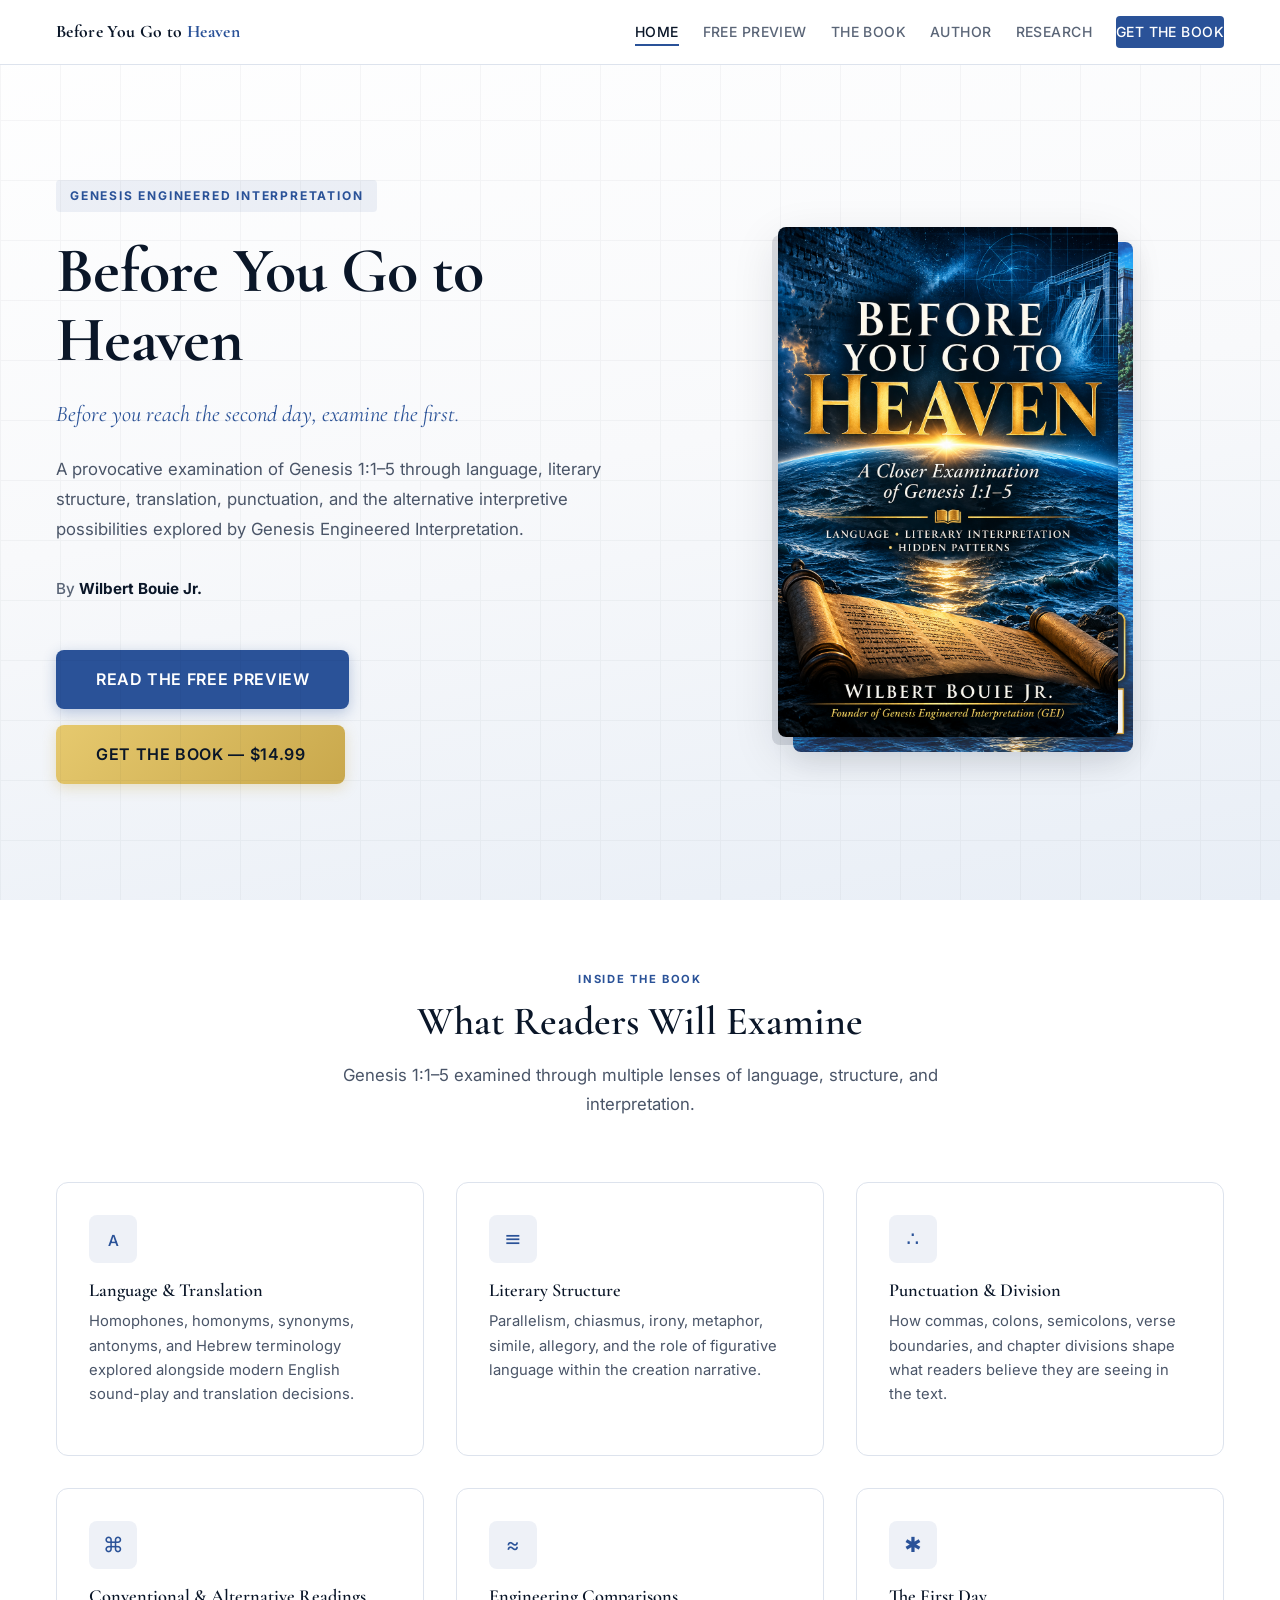
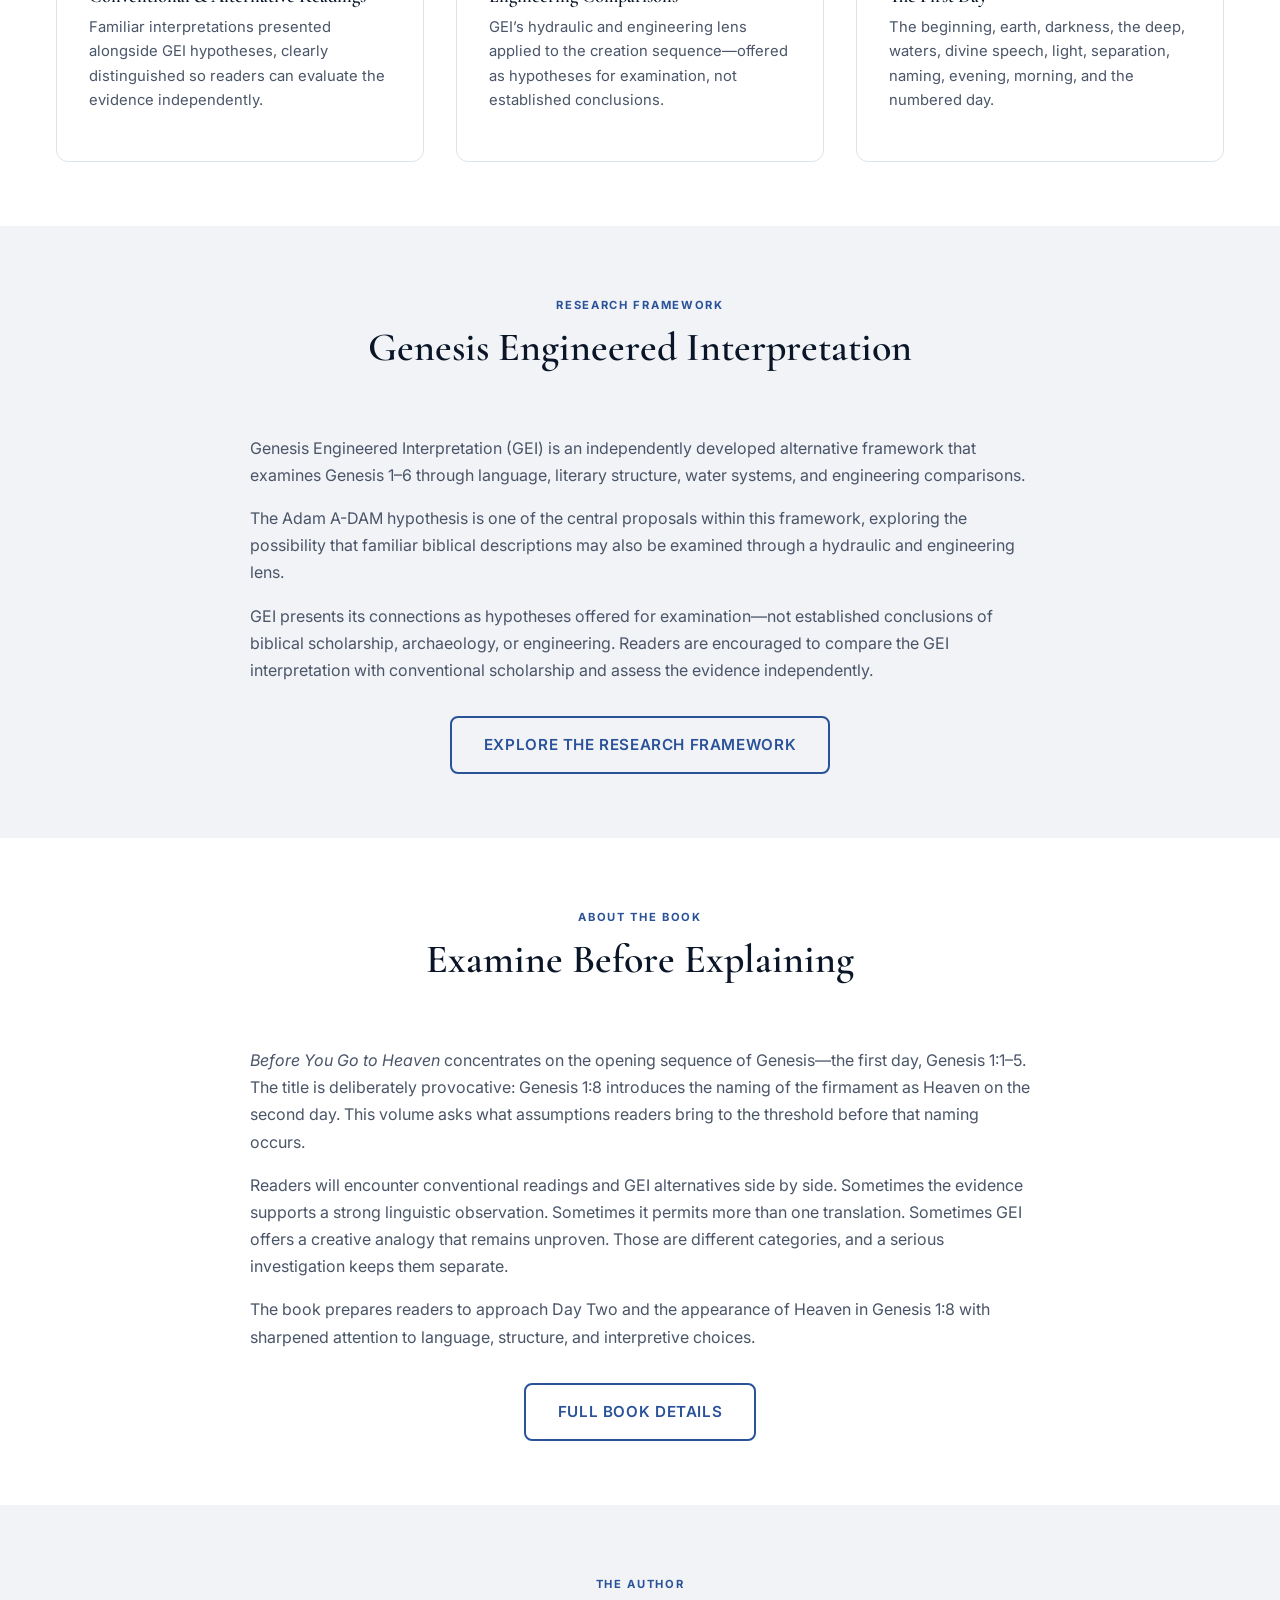
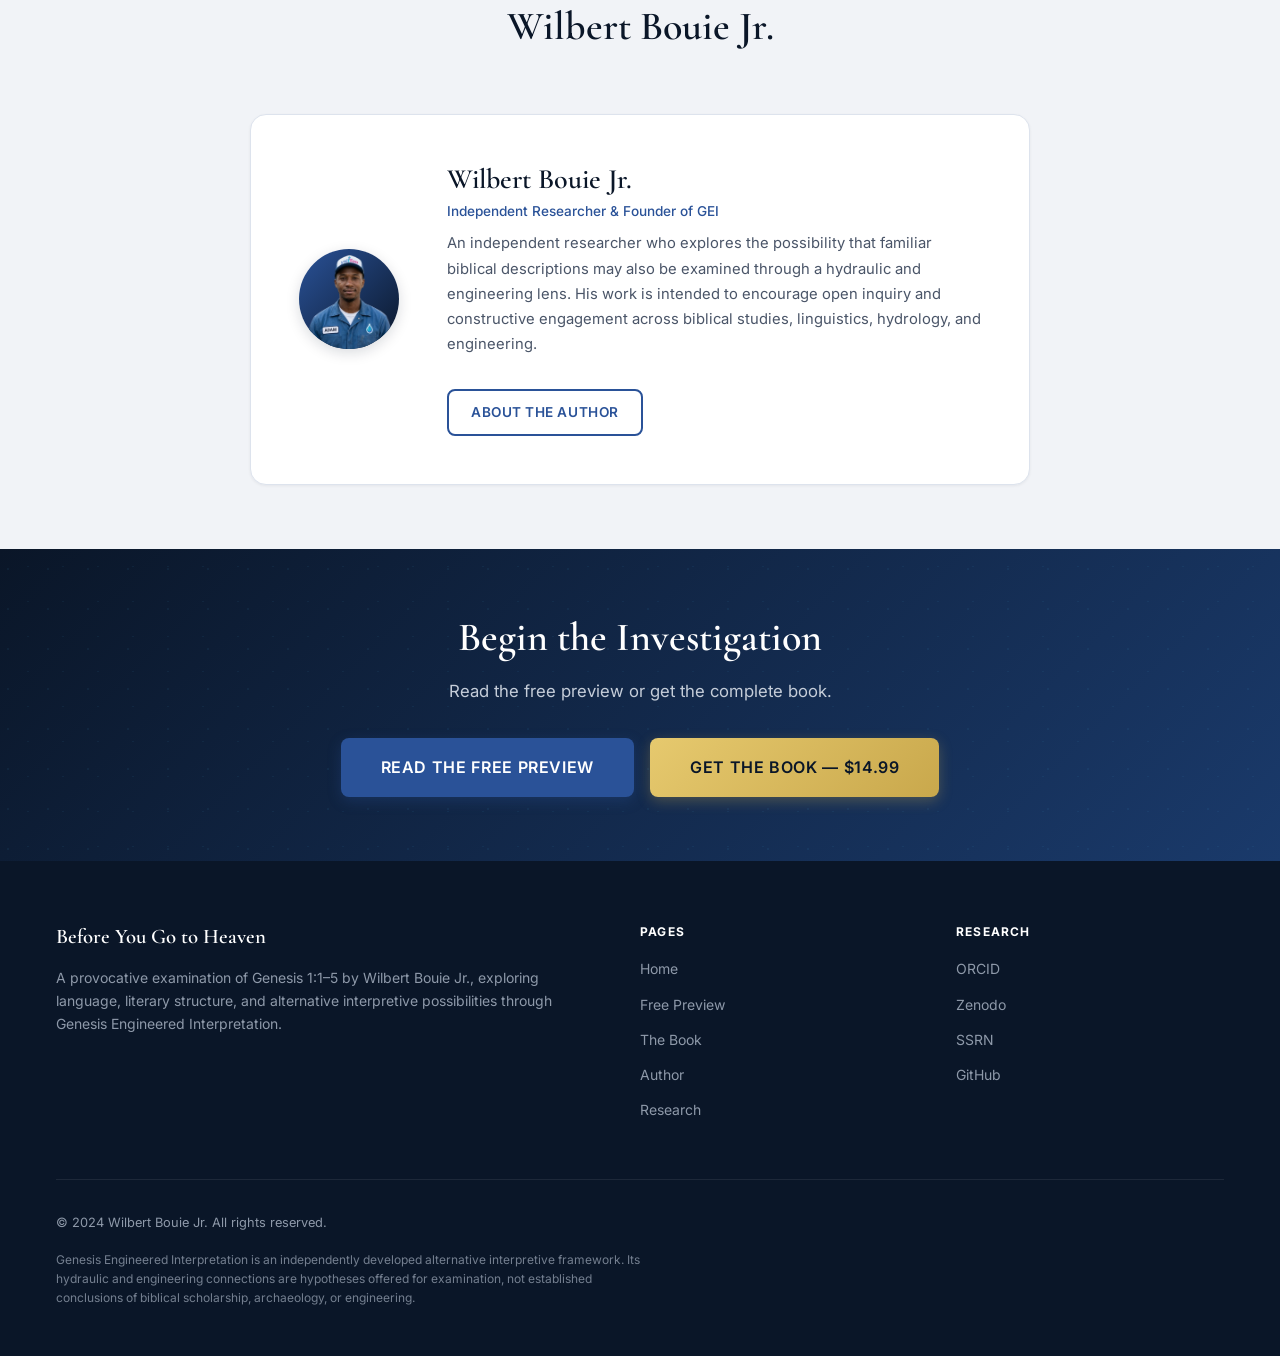
<file: index.html>
<!DOCTYPE html>
<html lang="en">
<head>
  <meta charset="UTF-8">
  <meta name="viewport" content="width=device-width, initial-scale=1.0">
  <title>Before You Go to Heaven — Wilbert Bouie Jr.</title>
  <meta name="description" content="A provocative examination of Genesis 1:1–5 through language, literary structure, translation, and the alternative interpretive possibilities explored by Genesis Engineered Interpretation.">
  <meta name="author" content="Wilbert Bouie Jr.">
  <link rel="canonical" href="https://jawa-dam.github.io/before-you-go-to-heaven/">

  <!-- Open Graph -->
  <meta property="og:type" content="website">
  <meta property="og:title" content="Before You Go to Heaven — Wilbert Bouie Jr.">
  <meta property="og:description" content="A provocative examination of Genesis 1:1–5 through language, literary structure, translation, and the alternative interpretive possibilities explored by Genesis Engineered Interpretation.">
  <meta property="og:url" content="https://jawa-dam.github.io/before-you-go-to-heaven/">
  <meta property="og:site_name" content="Before You Go to Heaven">
  <meta property="og:image" content="https://jawa-dam.github.io/before-you-go-to-heaven/assets/images/cover-front.png">

  <!-- Twitter -->
  <meta name="twitter:card" content="summary_large_image">
  <meta name="twitter:title" content="Before You Go to Heaven — Wilbert Bouie Jr.">
  <meta name="twitter:description" content="A provocative examination of Genesis 1:1–5 through language, literary structure, and Genesis Engineered Interpretation.">

  <!-- Structured Data -->
  <script type="application/ld+json">
  {
    "@context": "https://schema.org",
    "@type": "Book",
    "name": "Before You Go to Heaven",
    "author": {
      "@type": "Person",
      "name": "Wilbert Bouie Jr.",
      "url": "https://jawa-dam.github.io/before-you-go-to-heaven/author.html",
      "sameAs": ["https://orcid.org/0009-0008-1147-5913"]
    },
    "description": "A provocative examination of Genesis 1:1–5 through language, literary structure, translation, punctuation, and the alternative interpretive possibilities explored by Genesis Engineered Interpretation.",
    "url": "https://jawa-dam.github.io/before-you-go-to-heaven/",
    "offers": {
      "@type": "Offer",
      "price": "14.99",
      "priceCurrency": "USD",
      "url": "https://payhip.com/b/5Vy6L",
      "availability": "https://schema.org/InStock"
    },
    "about": [
      "Genesis 1:1–5",
      "Genesis Day One",
      "Biblical interpretation",
      "Genesis Engineered Interpretation"
    ]
  }
  </script>

  <!-- Fonts -->
  <link rel="preconnect" href="https://fonts.googleapis.com">
  <link rel="preconnect" href="https://fonts.gstatic.com" crossorigin>
  <link rel="stylesheet" href="https://fonts.googleapis.com/css2?family=Cormorant+Garamond:ital,wght@0,400;0,600;0,700;1,400;1,600&family=Inter:wght@400;500;600;700&display=swap">

  <link rel="stylesheet" href="assets/css/style.css">
</head>
<body>
  <a href="#main" class="skip-link">Skip to content</a>

  <!-- Header -->
  <header class="site-header" role="banner">
    <div class="header-inner">
      <a href="index.html" class="site-logo">Before You Go to <span>Heaven</span></a>
      <button class="nav-toggle" aria-label="Toggle navigation" aria-expanded="false">
        <span></span><span></span><span></span>
      </button>
      <nav class="nav-menu" role="navigation" aria-label="Main navigation">
        <ul class="nav-links">
          <li><a href="index.html" class="active">Home</a></li>
          <li><a href="preview.html">Free Preview</a></li>
          <li><a href="book.html">The Book</a></li>
          <li><a href="author.html">Author</a></li>
          <li><a href="research.html">Research</a></li>
          <li><a href="https://payhip.com/b/5Vy6L" class="nav-cta" target="_blank" rel="noopener">Get the Book</a></li>
        </ul>
      </nav>
    </div>
  </header>

  <!-- Hero -->
  <main id="main">
    <section class="hero">
      <div class="hero-bg-pattern" aria-hidden="true"></div>
      <div class="container">
        <div class="hero-content">
          <div class="hero-text">
            <span class="hero-eyebrow">Genesis Engineered Interpretation</span>
            <h1 class="hero-title">Before You Go to Heaven</h1>
            <p class="hero-subtitle">Before you reach the second day, examine the first.</p>
            <p class="hero-description">A provocative examination of Genesis 1:1&#8211;5 through language, literary structure, translation, punctuation, and the alternative interpretive possibilities explored by Genesis Engineered Interpretation.</p>
            <p class="hero-author">By <strong>Wilbert Bouie Jr.</strong></p>
            <div class="hero-buttons">
              <a href="preview.html" class="btn btn-primary btn-lg">Read the Free Preview</a>
              <a href="https://payhip.com/b/5Vy6L" class="btn btn-gold btn-lg" target="_blank" rel="noopener">Get the Book &mdash; $14.99</a>
            </div>
          </div>
          <div class="hero-visual">
            <div class="book-cover-wrapper">
              <div class="book-cover-scene">
                <div class="book-cover-back">
                  <img src="assets/images/cover-back.png" alt="Before You Go to Heaven — back cover showing author biography, topics explored, and research links" loading="lazy">
                </div>
                <img class="book-cover-img book-cover-front" src="assets/images/cover-front.png" alt="Before You Go to Heaven book cover — A Closer Examination of Genesis 1:1–5 by Wilbert Bouie Jr.">
              </div>
            </div>
          </div>
        </div>
      </div>
    </section>

    <!-- What Readers Will Examine -->
    <section class="section" aria-labelledby="examine-heading">
      <div class="container">
        <div class="section-header fade-in">
          <span class="section-label">Inside the Book</span>
          <h2 id="examine-heading">What Readers Will Examine</h2>
          <p>Genesis 1:1&#8211;5 examined through multiple lenses of language, structure, and interpretation.</p>
        </div>
        <div class="features-grid">
          <div class="feature-card fade-in">
            <div class="feature-icon" aria-hidden="true">&#x1D00;</div>
            <h3>Language &amp; Translation</h3>
            <p>Homophones, homonyms, synonyms, antonyms, and Hebrew terminology explored alongside modern English sound-play and translation decisions.</p>
          </div>
          <div class="feature-card fade-in">
            <div class="feature-icon" aria-hidden="true">&#x2261;</div>
            <h3>Literary Structure</h3>
            <p>Parallelism, chiasmus, irony, metaphor, simile, allegory, and the role of figurative language within the creation narrative.</p>
          </div>
          <div class="feature-card fade-in">
            <div class="feature-icon" aria-hidden="true">&#x2234;</div>
            <h3>Punctuation &amp; Division</h3>
            <p>How commas, colons, semicolons, verse boundaries, and chapter divisions shape what readers believe they are seeing in the text.</p>
          </div>
          <div class="feature-card fade-in">
            <div class="feature-icon" aria-hidden="true">&#x2318;</div>
            <h3>Conventional &amp; Alternative Readings</h3>
            <p>Familiar interpretations presented alongside GEI hypotheses, clearly distinguished so readers can evaluate the evidence independently.</p>
          </div>
          <div class="feature-card fade-in">
            <div class="feature-icon" aria-hidden="true">&#x2248;</div>
            <h3>Engineering Comparisons</h3>
            <p>GEI&#8217;s hydraulic and engineering lens applied to the creation sequence&#8212;offered as hypotheses for examination, not established conclusions.</p>
          </div>
          <div class="feature-card fade-in">
            <div class="feature-icon" aria-hidden="true">&#x2731;</div>
            <h3>The First Day</h3>
            <p>The beginning, earth, darkness, the deep, waters, divine speech, light, separation, naming, evening, morning, and the numbered day.</p>
          </div>
        </div>
      </div>
    </section>

    <!-- GEI Framework Introduction -->
    <section class="section section-alt" aria-labelledby="gei-heading">
      <div class="container">
        <div class="content-narrow fade-in">
          <div class="section-header">
            <span class="section-label">Research Framework</span>
            <h2 id="gei-heading">Genesis Engineered Interpretation</h2>
          </div>
          <p>Genesis Engineered Interpretation (GEI) is an independently developed alternative framework that examines Genesis 1&#8211;6 through language, literary structure, water systems, and engineering comparisons.</p>
          <p>The Adam A-DAM hypothesis is one of the central proposals within this framework, exploring the possibility that familiar biblical descriptions may also be examined through a hydraulic and engineering lens.</p>
          <p>GEI presents its connections as hypotheses offered for examination&#8212;not established conclusions of biblical scholarship, archaeology, or engineering. Readers are encouraged to compare the GEI interpretation with conventional scholarship and assess the evidence independently.</p>
          <div style="text-align: center; margin-top: var(--space-xl);">
            <a href="research.html" class="btn btn-secondary">Explore the Research Framework</a>
          </div>
        </div>
      </div>
    </section>

    <!-- Book Description -->
    <section class="section" aria-labelledby="about-book-heading">
      <div class="container">
        <div class="content-narrow fade-in">
          <div class="section-header">
            <span class="section-label">About the Book</span>
            <h2 id="about-book-heading">Examine Before Explaining</h2>
          </div>
          <p><em>Before You Go to Heaven</em> concentrates on the opening sequence of Genesis&#8212;the first day, Genesis 1:1&#8211;5. The title is deliberately provocative: Genesis 1:8 introduces the naming of the firmament as Heaven on the second day. This volume asks what assumptions readers bring to the threshold before that naming occurs.</p>
          <p>Readers will encounter conventional readings and GEI alternatives side by side. Sometimes the evidence supports a strong linguistic observation. Sometimes it permits more than one translation. Sometimes GEI offers a creative analogy that remains unproven. Those are different categories, and a serious investigation keeps them separate.</p>
          <p>The book prepares readers to approach Day Two and the appearance of Heaven in Genesis 1:8 with sharpened attention to language, structure, and interpretive choices.</p>
          <div style="text-align: center; margin-top: var(--space-xl);">
            <a href="book.html" class="btn btn-secondary">Full Book Details</a>
          </div>
        </div>
      </div>
    </section>

    <!-- Author Credibility -->
    <section class="section section-alt" aria-labelledby="author-heading">
      <div class="container">
        <div class="content-narrow">
          <div class="section-header fade-in">
            <span class="section-label">The Author</span>
            <h2 id="author-heading">Wilbert Bouie Jr.</h2>
          </div>
          <div class="author-card fade-in">
            <div class="author-avatar"><img src="assets/images/wilbert-bouie-jr.png" alt="Wilbert Bouie Jr."></div>
            <div class="author-info">
              <h3>Wilbert Bouie Jr.</h3>
              <p class="author-title">Independent Researcher &amp; Founder of GEI</p>
              <p>An independent researcher who explores the possibility that familiar biblical descriptions may also be examined through a hydraulic and engineering lens. His work is intended to encourage open inquiry and constructive engagement across biblical studies, linguistics, hydrology, and engineering.</p>
              <a href="author.html" class="btn btn-sm btn-secondary" style="margin-top: var(--space-md);">About the Author</a>
            </div>
          </div>
        </div>
      </div>
    </section>

    <!-- CTA Banner -->
    <section class="cta-banner" aria-labelledby="cta-heading">
      <div class="container">
        <h2 id="cta-heading">Begin the Investigation</h2>
        <p>Read the free preview or get the complete book.</p>
        <div style="display: flex; flex-wrap: wrap; gap: var(--space-md); justify-content: center;">
          <a href="preview.html" class="btn btn-primary btn-lg">Read the Free Preview</a>
          <a href="https://payhip.com/b/5Vy6L" class="btn btn-gold btn-lg" target="_blank" rel="noopener">Get the Book &mdash; $14.99</a>
        </div>
      </div>
    </section>
  </main>

  <!-- Footer -->
  <footer class="site-footer" role="contentinfo">
    <div class="container">
      <div class="footer-grid">
        <div class="footer-brand">
          <h3>Before You Go to Heaven</h3>
          <p>A provocative examination of Genesis 1:1&#8211;5 by Wilbert Bouie Jr., exploring language, literary structure, and alternative interpretive possibilities through Genesis Engineered Interpretation.</p>
        </div>
        <div class="footer-nav">
          <h4>Pages</h4>
          <ul>
            <li><a href="index.html">Home</a></li>
            <li><a href="preview.html">Free Preview</a></li>
            <li><a href="book.html">The Book</a></li>
            <li><a href="author.html">Author</a></li>
            <li><a href="research.html">Research</a></li>
          </ul>
        </div>
        <div class="footer-nav">
          <h4>Research</h4>
          <ul>
            <li><a href="https://orcid.org/0009-0008-1147-5913" target="_blank" rel="noopener">ORCID</a></li>
            <li><a href="https://zenodo.org/records/17316846" target="_blank" rel="noopener">Zenodo</a></li>
            <li><a href="https://papers.ssrn.com/sol3/papers.cfm?abstract_id=5622371" target="_blank" rel="noopener">SSRN</a></li>
            <li><a href="https://github.com/jawa-dam/GEI-Open-Research-Initiative" target="_blank" rel="noopener">GitHub</a></li>
          </ul>
        </div>
      </div>
      <div class="footer-bottom">
        <p>&copy; 2024 Wilbert Bouie Jr. All rights reserved.</p>
      </div>
      <p class="footer-disclosure">Genesis Engineered Interpretation is an independently developed alternative interpretive framework. Its hydraulic and engineering connections are hypotheses offered for examination, not established conclusions of biblical scholarship, archaeology, or engineering.</p>
    </div>
  </footer>

  <script src="assets/js/main.js"></script>
</body>
</html>
</file>
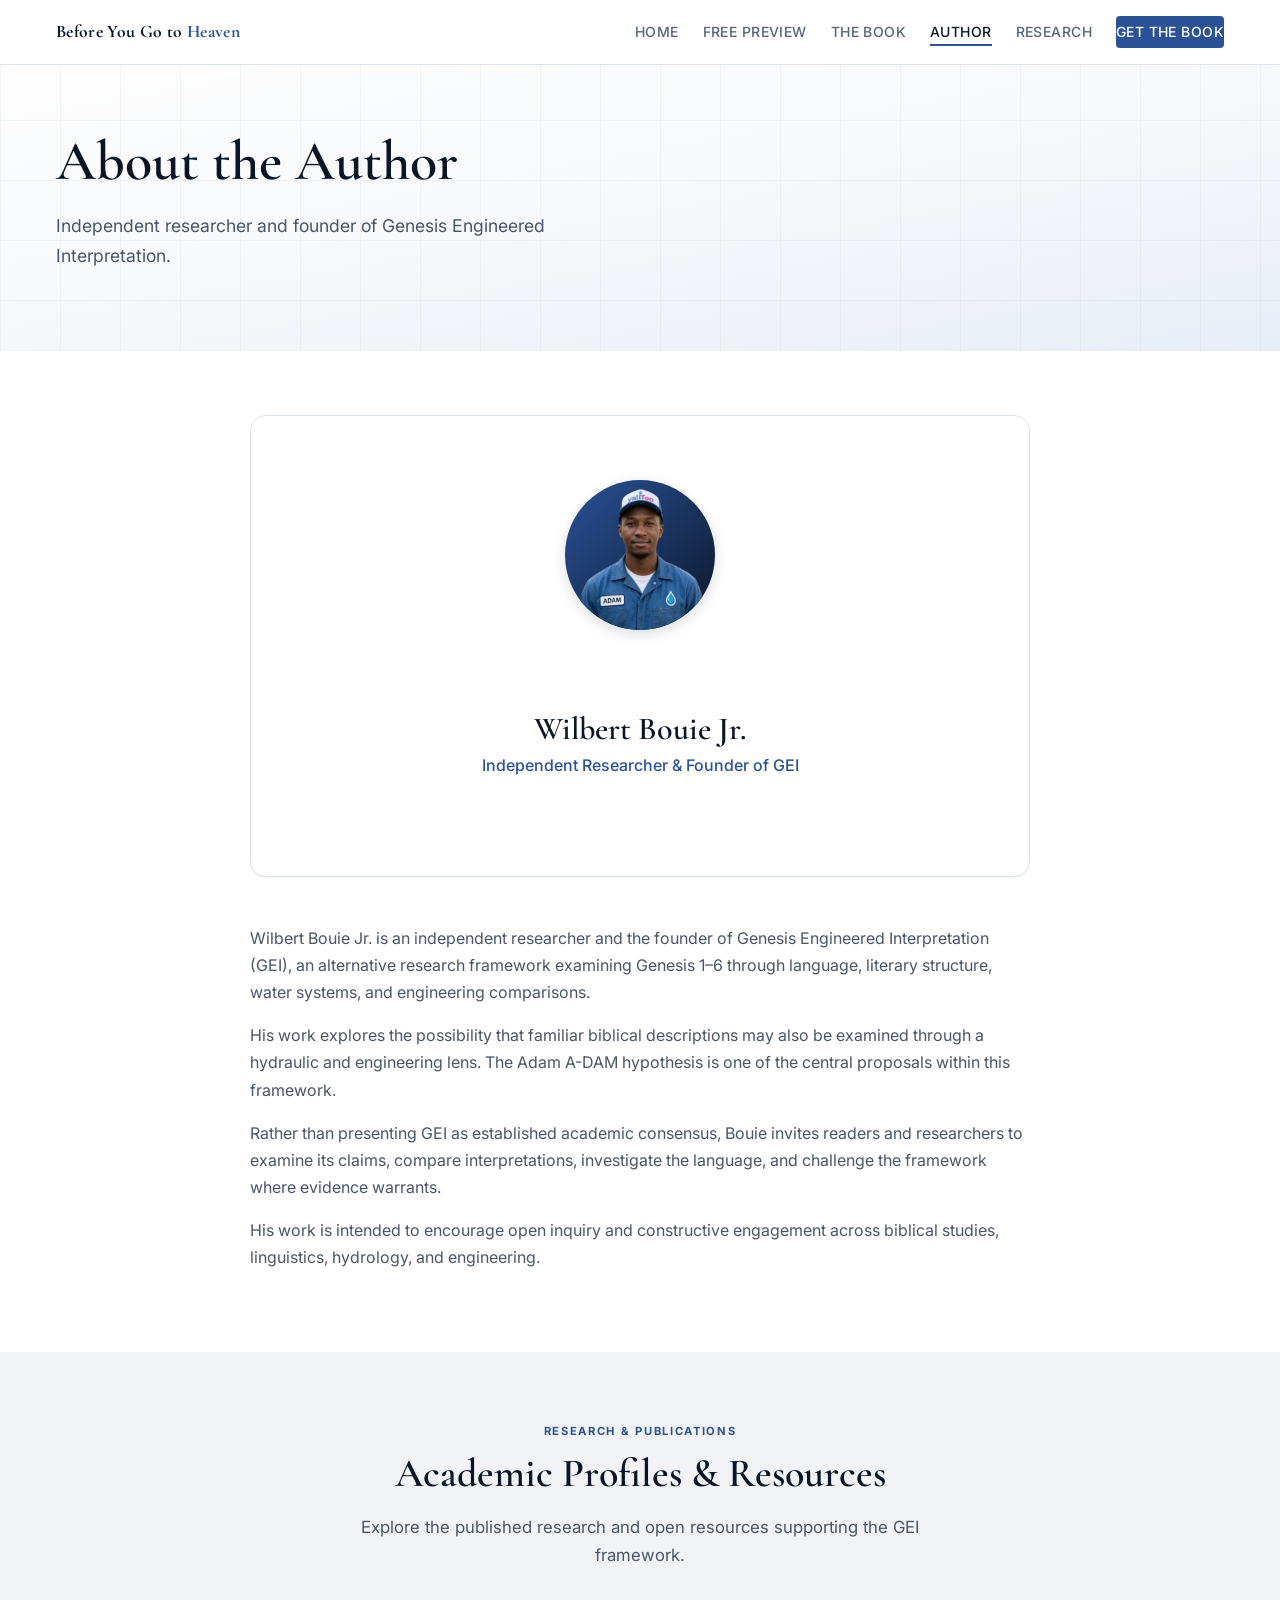
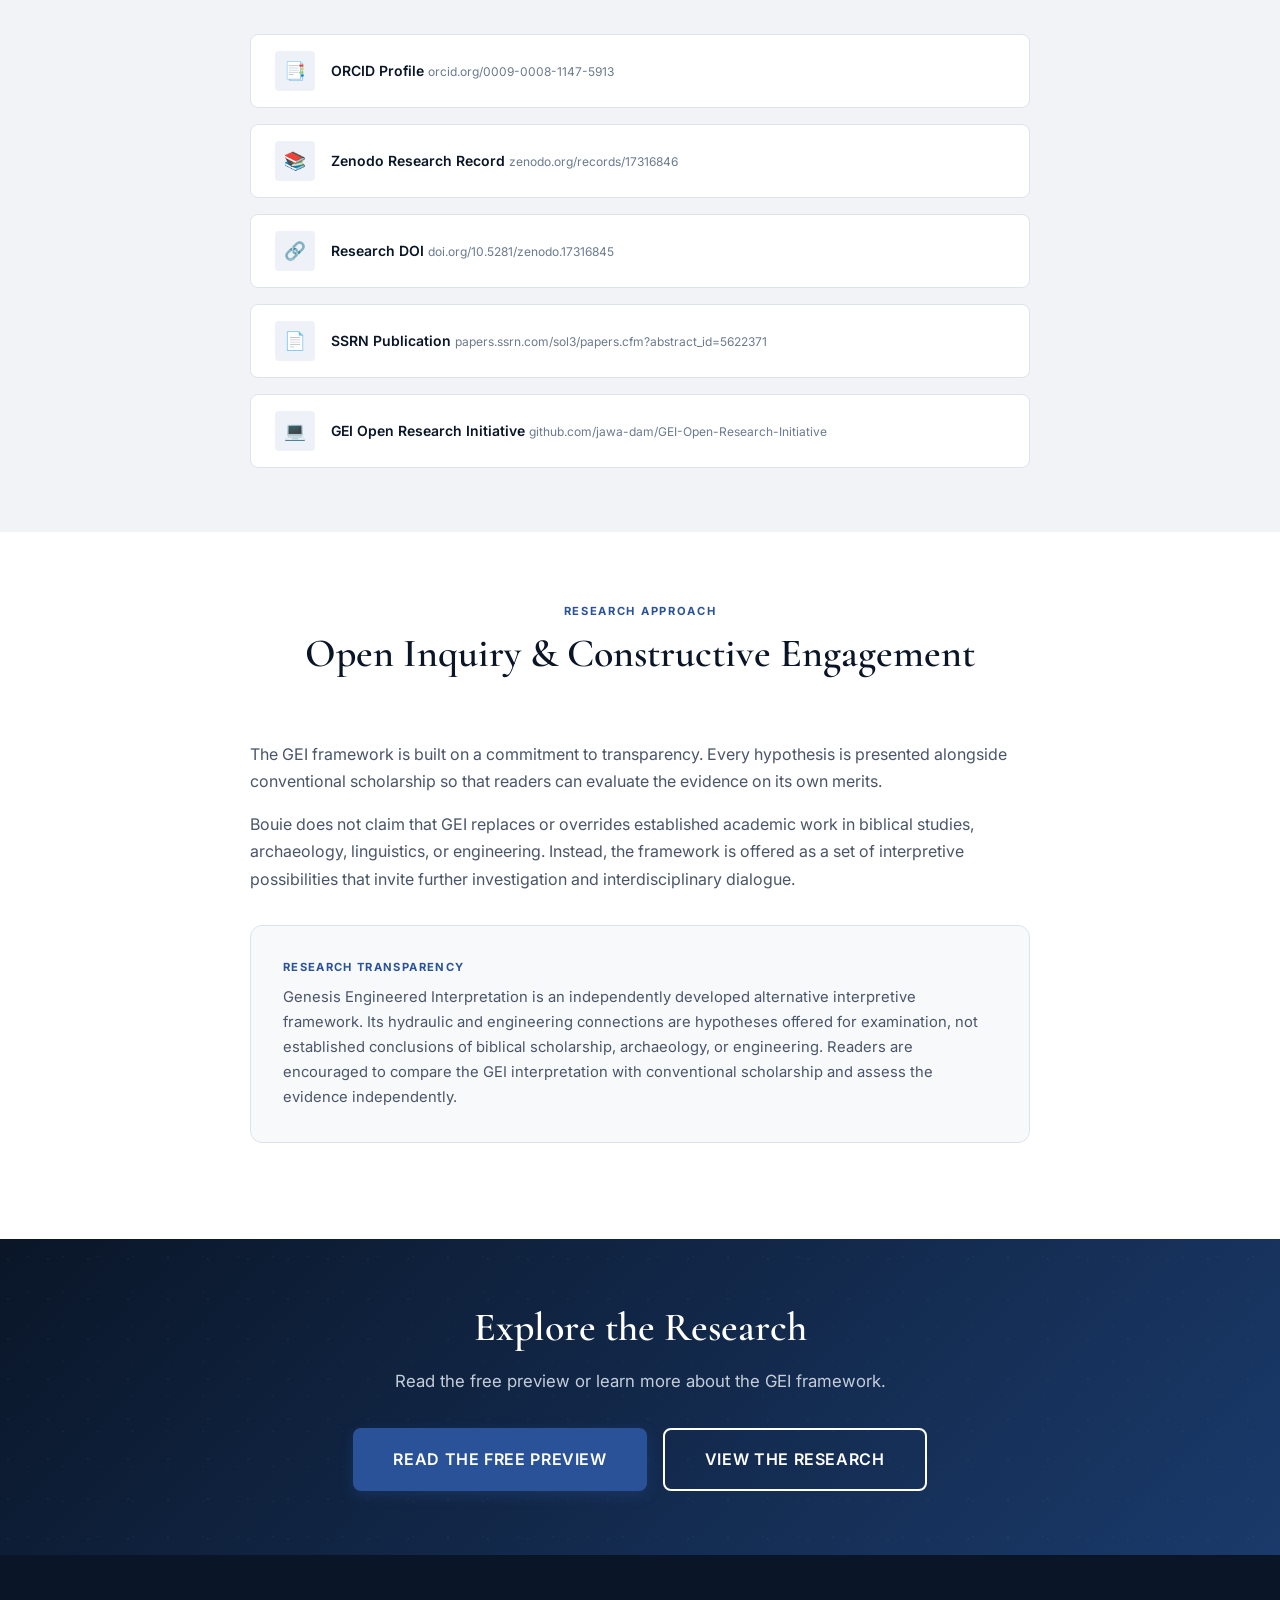
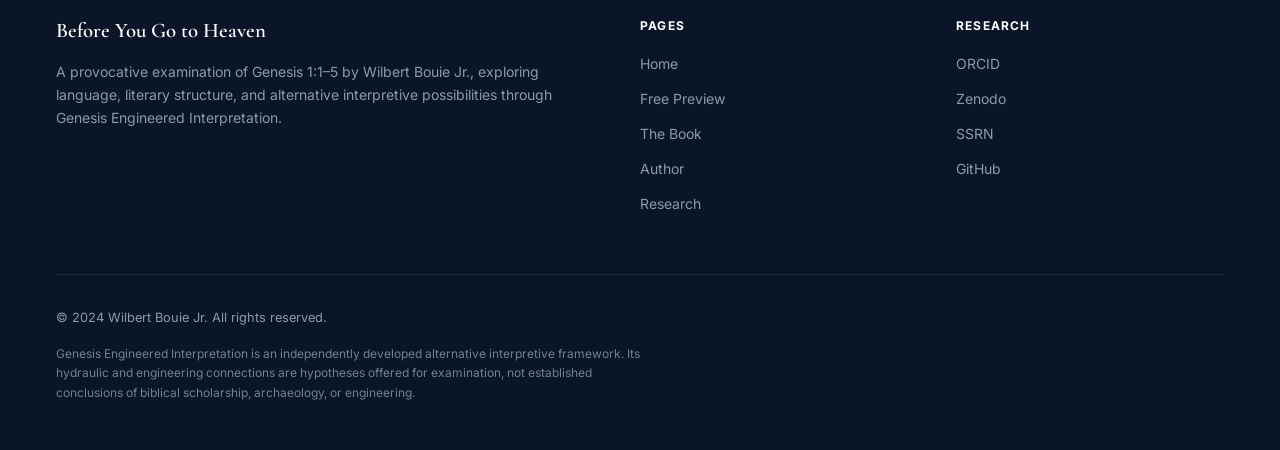
<file: author.html>
<!DOCTYPE html>
<html lang="en">
<head>
  <meta charset="UTF-8">
  <meta name="viewport" content="width=device-width, initial-scale=1.0">
  <title>About the Author — Before You Go to Heaven</title>
  <meta name="description" content="Wilbert Bouie Jr. is an independent researcher and founder of Genesis Engineered Interpretation (GEI), examining Genesis 1–6 through language, literary structure, water systems, and engineering comparisons.">
  <meta name="author" content="Wilbert Bouie Jr.">
  <link rel="canonical" href="https://jawa-dam.github.io/before-you-go-to-heaven/author.html">

  <!-- Open Graph -->
  <meta property="og:type" content="profile">
  <meta property="og:title" content="About the Author — Before You Go to Heaven">
  <meta property="og:description" content="Wilbert Bouie Jr. is an independent researcher and founder of Genesis Engineered Interpretation (GEI), examining Genesis 1–6 through language, literary structure, and engineering comparisons.">
  <meta property="og:url" content="https://jawa-dam.github.io/before-you-go-to-heaven/author.html">
  <meta property="og:site_name" content="Before You Go to Heaven">
  <meta property="og:image" content="https://jawa-dam.github.io/before-you-go-to-heaven/assets/images/cover-front.png">
  <meta property="profile:first_name" content="Wilbert">
  <meta property="profile:last_name" content="Bouie Jr.">

  <!-- Twitter -->
  <meta name="twitter:card" content="summary">
  <meta name="twitter:title" content="About the Author — Before You Go to Heaven">
  <meta name="twitter:description" content="Wilbert Bouie Jr., independent researcher and founder of Genesis Engineered Interpretation.">

  <!-- Structured Data -->
  <script type="application/ld+json">
  {
    "@context": "https://schema.org",
    "@type": "Person",
    "name": "Wilbert Bouie Jr.",
    "url": "https://jawa-dam.github.io/before-you-go-to-heaven/author.html",
    "jobTitle": "Independent Researcher",
    "description": "Founder of Genesis Engineered Interpretation (GEI), an alternative research framework examining Genesis 1–6 through language, literary structure, water systems, and engineering comparisons.",
    "sameAs": [
      "https://orcid.org/0009-0008-1147-5913",
      "https://github.com/jawa-dam/GEI-Open-Research-Initiative"
    ]
  }
  </script>

  <!-- Fonts -->
  <link rel="preconnect" href="https://fonts.googleapis.com">
  <link rel="preconnect" href="https://fonts.gstatic.com" crossorigin>
  <link rel="stylesheet" href="https://fonts.googleapis.com/css2?family=Cormorant+Garamond:ital,wght@0,400;0,600;0,700;1,400;1,600&family=Inter:wght@400;500;600;700&display=swap">

  <link rel="stylesheet" href="assets/css/style.css">
</head>
<body>
  <a href="#main" class="skip-link">Skip to content</a>

  <!-- Header -->
  <header class="site-header" role="banner">
    <div class="header-inner">
      <a href="index.html" class="site-logo">Before You Go to <span>Heaven</span></a>
      <button class="nav-toggle" aria-label="Toggle navigation" aria-expanded="false">
        <span></span><span></span><span></span>
      </button>
      <nav class="nav-menu" role="navigation" aria-label="Main navigation">
        <ul class="nav-links">
          <li><a href="index.html">Home</a></li>
          <li><a href="preview.html">Free Preview</a></li>
          <li><a href="book.html">The Book</a></li>
          <li><a href="author.html">Author</a></li>
          <li><a href="research.html">Research</a></li>
          <li><a href="https://payhip.com/b/5Vy6L" class="nav-cta" target="_blank" rel="noopener">Get the Book</a></li>
        </ul>
      </nav>
    </div>
  </header>

  <main id="main">
    <!-- Page Banner -->
    <section class="page-banner">
      <div class="page-banner-pattern" aria-hidden="true"></div>
      <div class="container">
        <h1>About the Author</h1>
        <p>Independent researcher and founder of Genesis Engineered Interpretation.</p>
      </div>
    </section>

    <!-- Author Profile -->
    <section class="section" aria-labelledby="profile-heading">
      <div class="container">
        <div class="content-narrow">
          <div class="author-card fade-in" style="flex-direction: column; text-align: center; padding: var(--space-3xl);">
            <div class="author-avatar" style="width: 150px; height: 150px; margin-bottom: var(--space-xl);"><img src="assets/images/wilbert-bouie-jr.png" alt="Wilbert Bouie Jr."></div>
            <div class="author-info" style="text-align: center;">
              <h2 id="profile-heading" style="font-size: 2rem; margin-bottom: var(--space-xs);">Wilbert Bouie Jr.</h2>
              <p class="author-title" style="font-size: 1rem; margin-bottom: var(--space-xl);">Independent Researcher &amp; Founder of GEI</p>
            </div>
          </div>

          <div class="fade-in" style="margin-top: var(--space-2xl);">
            <p>Wilbert Bouie Jr. is an independent researcher and the founder of Genesis Engineered Interpretation (GEI), an alternative research framework examining Genesis 1&#8211;6 through language, literary structure, water systems, and engineering comparisons.</p>

            <p>His work explores the possibility that familiar biblical descriptions may also be examined through a hydraulic and engineering lens. The Adam A-DAM hypothesis is one of the central proposals within this framework.</p>

            <p>Rather than presenting GEI as established academic consensus, Bouie invites readers and researchers to examine its claims, compare interpretations, investigate the language, and challenge the framework where evidence warrants.</p>

            <p>His work is intended to encourage open inquiry and constructive engagement across biblical studies, linguistics, hydrology, and engineering.</p>
          </div>
        </div>
      </div>
    </section>

    <!-- Research & Publications -->
    <section class="section section-alt" aria-labelledby="publications-heading">
      <div class="container">
        <div class="content-narrow">
          <div class="section-header fade-in">
            <span class="section-label">Research &amp; Publications</span>
            <h2 id="publications-heading">Academic Profiles &amp; Resources</h2>
            <p>Explore the published research and open resources supporting the GEI framework.</p>
          </div>

          <ul class="link-list fade-in">
            <li>
              <a href="https://orcid.org/0009-0008-1147-5913" class="link-item" target="_blank" rel="noopener">
                <div class="link-icon" aria-hidden="true">&#x1F4D1;</div>
                <div class="link-info">
                  <span class="link-label">ORCID Profile</span>
                  <span class="link-url">orcid.org/0009-0008-1147-5913</span>
                </div>
              </a>
            </li>
            <li>
              <a href="https://zenodo.org/records/17316846" class="link-item" target="_blank" rel="noopener">
                <div class="link-icon" aria-hidden="true">&#x1F4DA;</div>
                <div class="link-info">
                  <span class="link-label">Zenodo Research Record</span>
                  <span class="link-url">zenodo.org/records/17316846</span>
                </div>
              </a>
            </li>
            <li>
              <a href="https://doi.org/10.5281/zenodo.17316845" class="link-item" target="_blank" rel="noopener">
                <div class="link-icon" aria-hidden="true">&#x1F517;</div>
                <div class="link-info">
                  <span class="link-label">Research DOI</span>
                  <span class="link-url">doi.org/10.5281/zenodo.17316845</span>
                </div>
              </a>
            </li>
            <li>
              <a href="https://papers.ssrn.com/sol3/papers.cfm?abstract_id=5622371" class="link-item" target="_blank" rel="noopener">
                <div class="link-icon" aria-hidden="true">&#x1F4C4;</div>
                <div class="link-info">
                  <span class="link-label">SSRN Publication</span>
                  <span class="link-url">papers.ssrn.com/sol3/papers.cfm?abstract_id=5622371</span>
                </div>
              </a>
            </li>
            <li>
              <a href="https://github.com/jawa-dam/GEI-Open-Research-Initiative" class="link-item" target="_blank" rel="noopener">
                <div class="link-icon" aria-hidden="true">&#x1F4BB;</div>
                <div class="link-info">
                  <span class="link-label">GEI Open Research Initiative</span>
                  <span class="link-url">github.com/jawa-dam/GEI-Open-Research-Initiative</span>
                </div>
              </a>
            </li>
          </ul>
        </div>
      </div>
    </section>

    <!-- Research Approach -->
    <section class="section" aria-labelledby="approach-heading">
      <div class="container">
        <div class="content-narrow fade-in">
          <div class="section-header">
            <span class="section-label">Research Approach</span>
            <h2 id="approach-heading">Open Inquiry &amp; Constructive Engagement</h2>
          </div>
          <p>The GEI framework is built on a commitment to transparency. Every hypothesis is presented alongside conventional scholarship so that readers can evaluate the evidence on its own merits.</p>
          <p>Bouie does not claim that GEI replaces or overrides established academic work in biblical studies, archaeology, linguistics, or engineering. Instead, the framework is offered as a set of interpretive possibilities that invite further investigation and interdisciplinary dialogue.</p>

          <div class="disclosure fade-in">
            <div class="disclosure-label">Research Transparency</div>
            <p>Genesis Engineered Interpretation is an independently developed alternative interpretive framework. Its hydraulic and engineering connections are hypotheses offered for examination, not established conclusions of biblical scholarship, archaeology, or engineering. Readers are encouraged to compare the GEI interpretation with conventional scholarship and assess the evidence independently.</p>
          </div>
        </div>
      </div>
    </section>

    <!-- CTA Banner -->
    <section class="cta-banner" aria-labelledby="cta-heading">
      <div class="container">
        <h2 id="cta-heading">Explore the Research</h2>
        <p>Read the free preview or learn more about the GEI framework.</p>
        <div style="display: flex; flex-wrap: wrap; gap: var(--space-md); justify-content: center;">
          <a href="preview.html" class="btn btn-primary btn-lg">Read the Free Preview</a>
          <a href="research.html" class="btn btn-secondary btn-lg" style="color: var(--color-white); border-color: var(--color-white);">View the Research</a>
        </div>
      </div>
    </section>
  </main>

  <!-- Footer -->
  <footer class="site-footer" role="contentinfo">
    <div class="container">
      <div class="footer-grid">
        <div class="footer-brand">
          <h3>Before You Go to Heaven</h3>
          <p>A provocative examination of Genesis 1:1&#8211;5 by Wilbert Bouie Jr., exploring language, literary structure, and alternative interpretive possibilities through Genesis Engineered Interpretation.</p>
        </div>
        <div class="footer-nav">
          <h4>Pages</h4>
          <ul>
            <li><a href="index.html">Home</a></li>
            <li><a href="preview.html">Free Preview</a></li>
            <li><a href="book.html">The Book</a></li>
            <li><a href="author.html">Author</a></li>
            <li><a href="research.html">Research</a></li>
          </ul>
        </div>
        <div class="footer-nav">
          <h4>Research</h4>
          <ul>
            <li><a href="https://orcid.org/0009-0008-1147-5913" target="_blank" rel="noopener">ORCID</a></li>
            <li><a href="https://zenodo.org/records/17316846" target="_blank" rel="noopener">Zenodo</a></li>
            <li><a href="https://papers.ssrn.com/sol3/papers.cfm?abstract_id=5622371" target="_blank" rel="noopener">SSRN</a></li>
            <li><a href="https://github.com/jawa-dam/GEI-Open-Research-Initiative" target="_blank" rel="noopener">GitHub</a></li>
          </ul>
        </div>
      </div>
      <div class="footer-bottom">
        <p>&copy; 2024 Wilbert Bouie Jr. All rights reserved.</p>
      </div>
      <p class="footer-disclosure">Genesis Engineered Interpretation is an independently developed alternative interpretive framework. Its hydraulic and engineering connections are hypotheses offered for examination, not established conclusions of biblical scholarship, archaeology, or engineering.</p>
    </div>
  </footer>

  <script src="assets/js/main.js"></script>
</body>
</html>
</file>
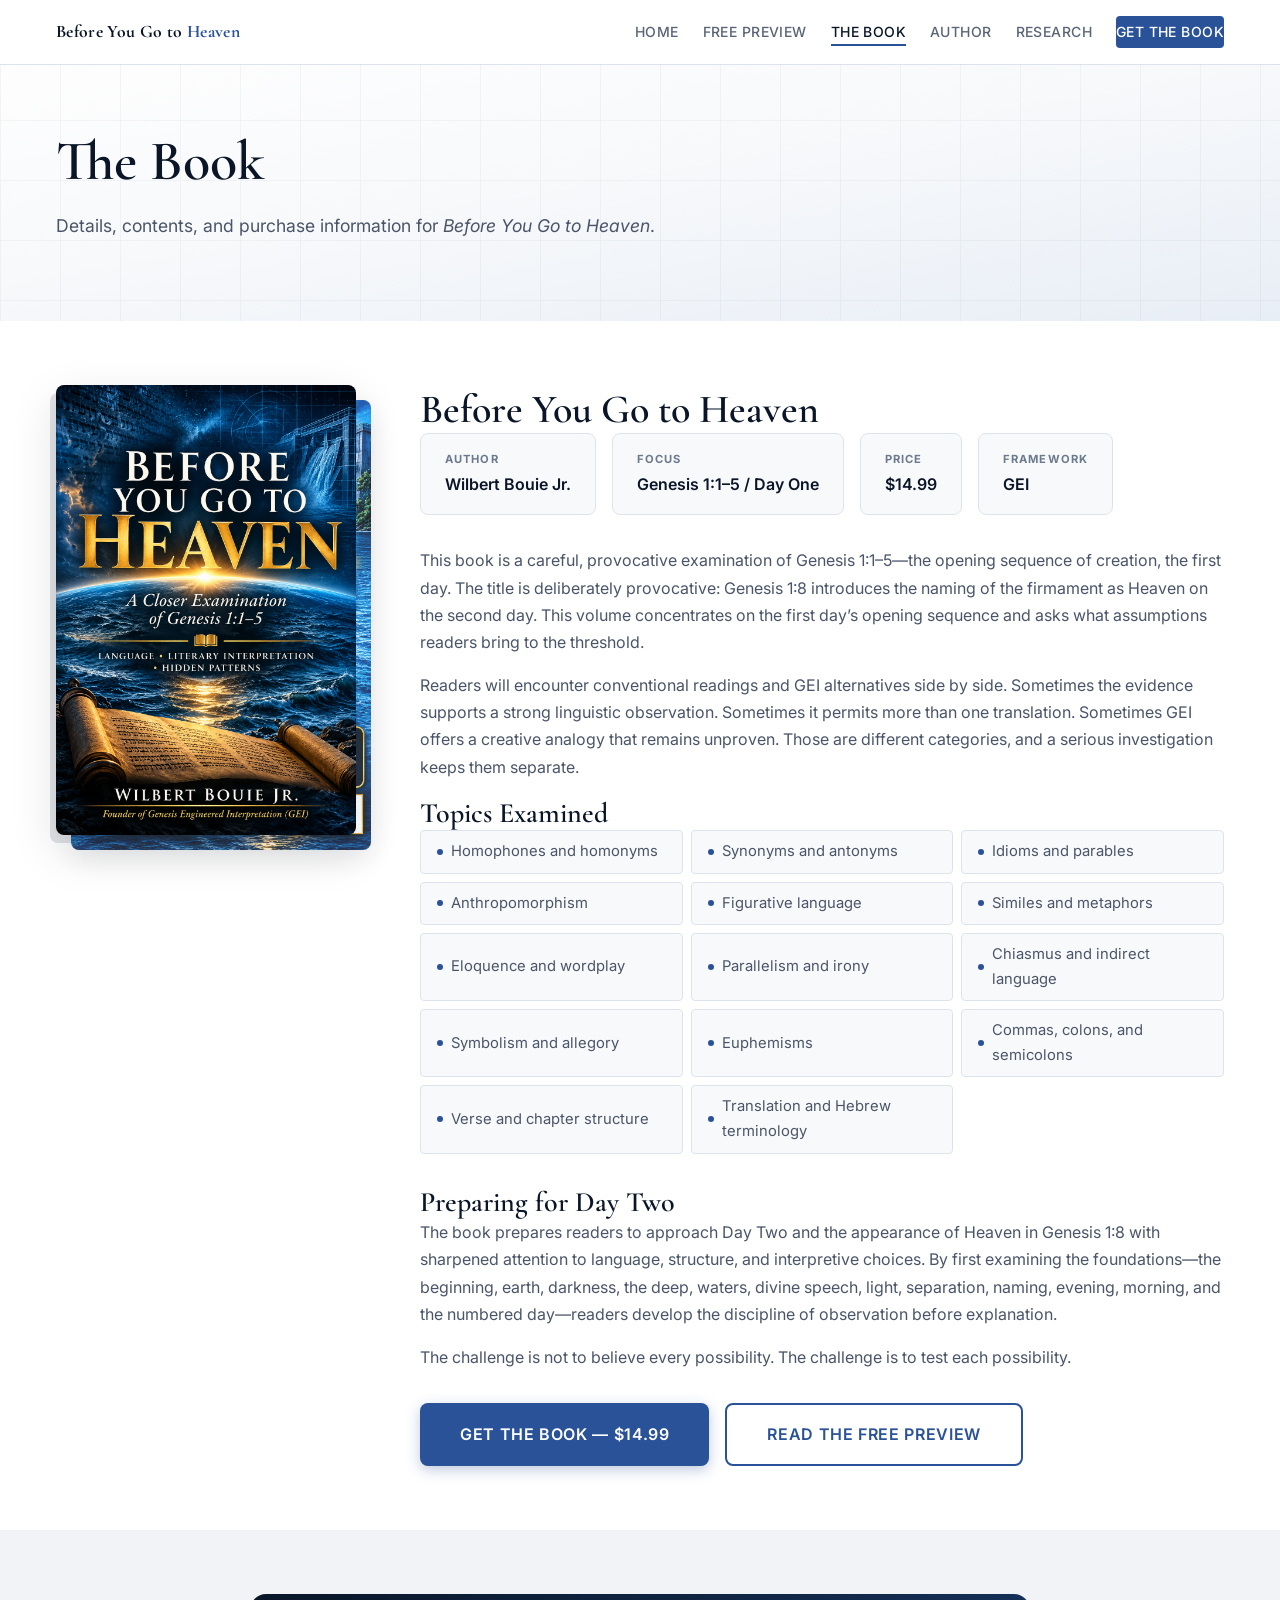
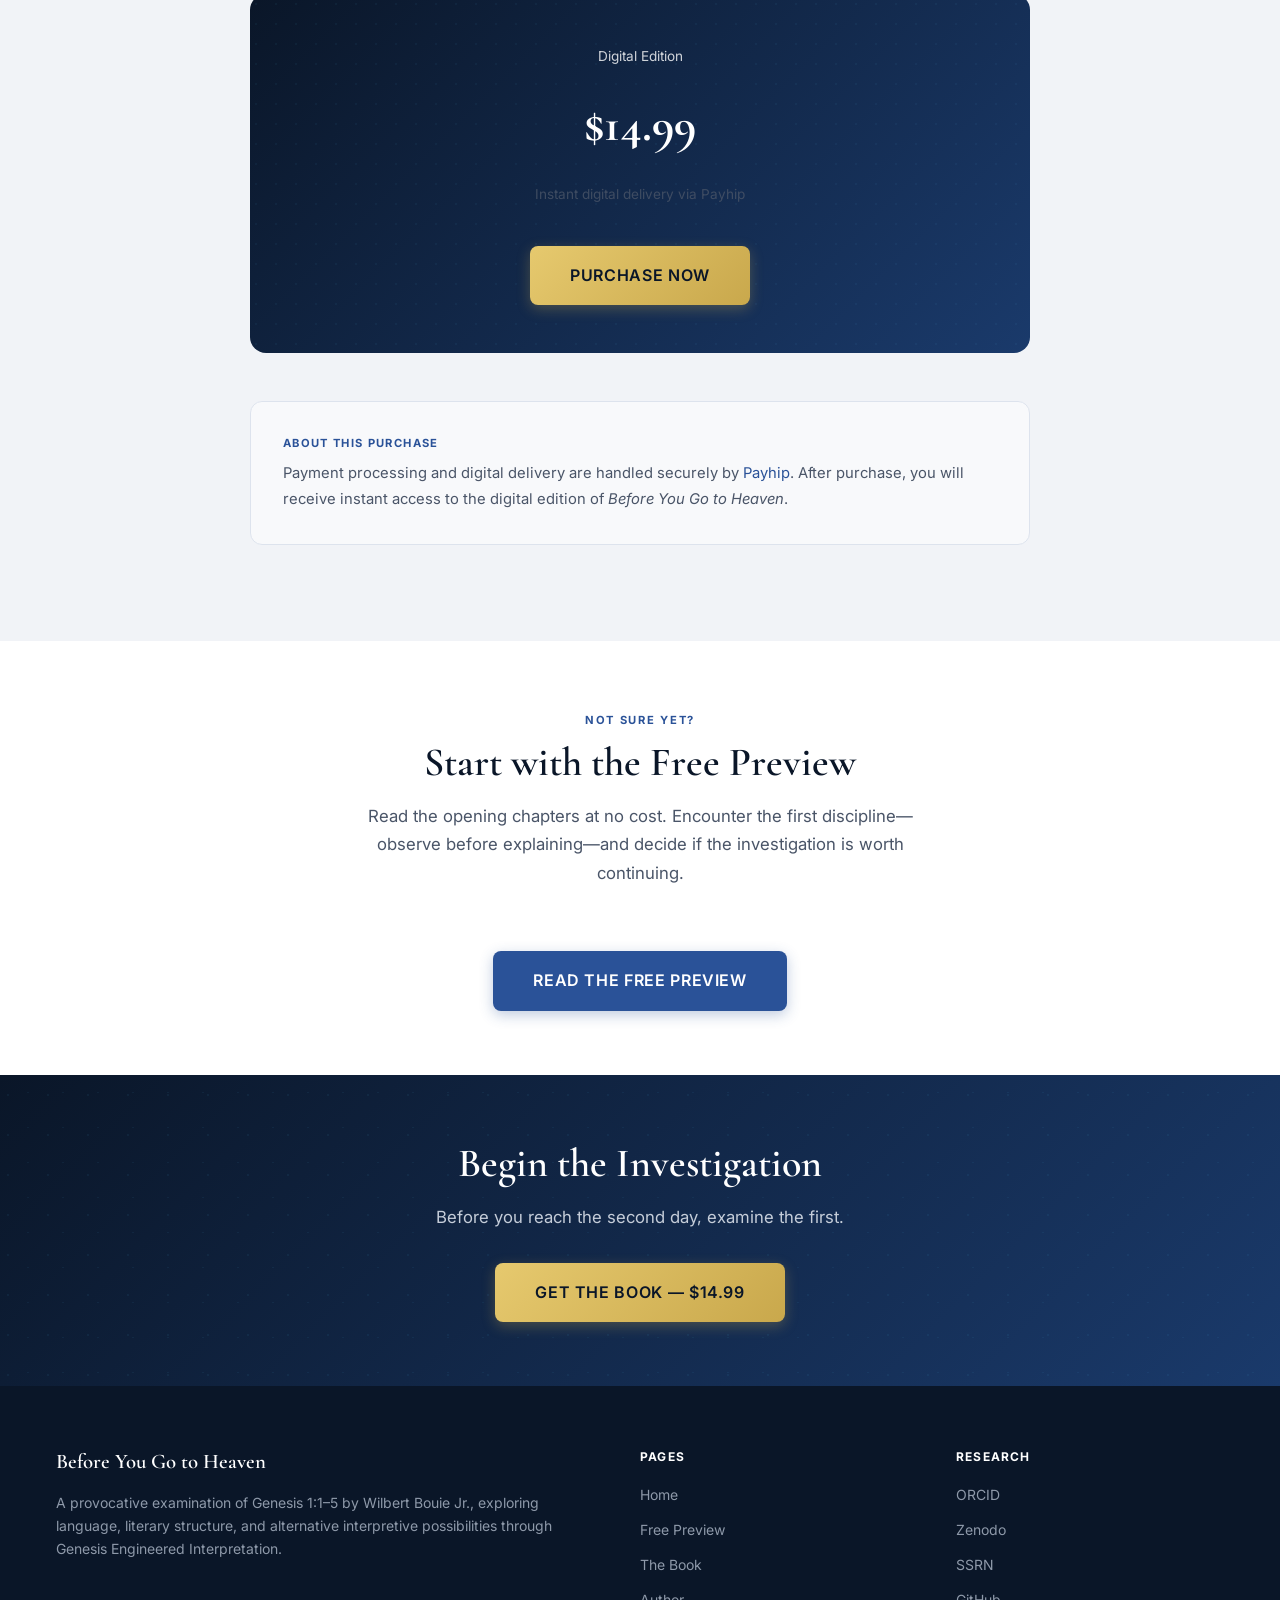
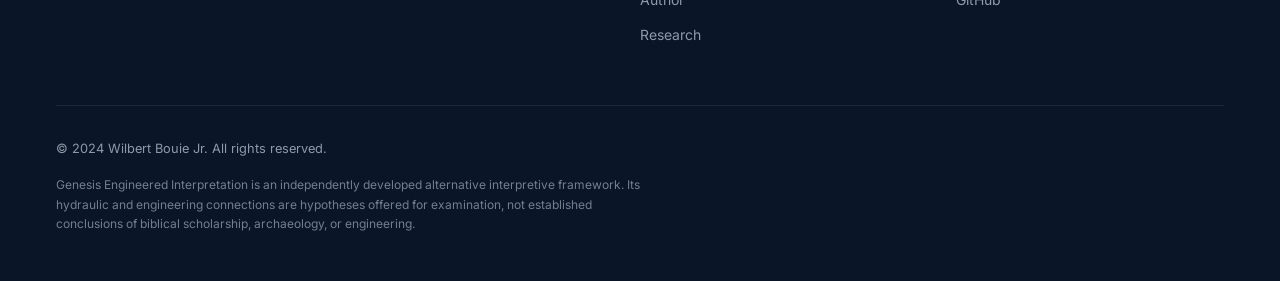
<file: book.html>
<!DOCTYPE html>
<html lang="en">
<head>
  <meta charset="UTF-8">
  <meta name="viewport" content="width=device-width, initial-scale=1.0">
  <title>The Book — Before You Go to Heaven</title>
  <meta name="description" content="Before You Go to Heaven by Wilbert Bouie Jr. examines Genesis 1:1–5 through language, literary structure, translation, punctuation, and Genesis Engineered Interpretation. Available for $14.99.">
  <meta name="author" content="Wilbert Bouie Jr.">
  <link rel="canonical" href="https://jawa-dam.github.io/before-you-go-to-heaven/book.html">

  <!-- Open Graph -->
  <meta property="og:type" content="book">
  <meta property="og:title" content="The Book — Before You Go to Heaven">
  <meta property="og:description" content="A provocative examination of Genesis 1:1–5 through language, literary structure, translation, and Genesis Engineered Interpretation. $14.99.">
  <meta property="og:url" content="https://jawa-dam.github.io/before-you-go-to-heaven/book.html">
  <meta property="og:site_name" content="Before You Go to Heaven">
  <meta property="og:image" content="https://jawa-dam.github.io/before-you-go-to-heaven/assets/images/cover-front.png">
  <meta property="book:author" content="Wilbert Bouie Jr.">

  <!-- Twitter -->
  <meta name="twitter:card" content="summary_large_image">
  <meta name="twitter:title" content="The Book — Before You Go to Heaven">
  <meta name="twitter:description" content="A provocative examination of Genesis 1:1–5 through language, literary structure, and Genesis Engineered Interpretation. $14.99.">

  <!-- Structured Data -->
  <script type="application/ld+json">
  {
    "@context": "https://schema.org",
    "@type": "Book",
    "name": "Before You Go to Heaven",
    "author": {
      "@type": "Person",
      "name": "Wilbert Bouie Jr.",
      "url": "https://jawa-dam.github.io/before-you-go-to-heaven/author.html",
      "sameAs": ["https://orcid.org/0009-0008-1147-5913"]
    },
    "description": "A provocative examination of Genesis 1:1–5 through language, literary structure, translation, punctuation, and the alternative interpretive possibilities explored by Genesis Engineered Interpretation.",
    "url": "https://jawa-dam.github.io/before-you-go-to-heaven/book.html",
    "about": [
      "Genesis 1:1–5",
      "Genesis Day One",
      "Biblical interpretation",
      "Genesis Engineered Interpretation",
      "Adam A-DAM hypothesis"
    ],
    "offers": {
      "@type": "Offer",
      "price": "14.99",
      "priceCurrency": "USD",
      "url": "https://payhip.com/b/5Vy6L",
      "availability": "https://schema.org/InStock"
    }
  }
  </script>

  <!-- Fonts -->
  <link rel="preconnect" href="https://fonts.googleapis.com">
  <link rel="preconnect" href="https://fonts.gstatic.com" crossorigin>
  <link rel="stylesheet" href="https://fonts.googleapis.com/css2?family=Cormorant+Garamond:ital,wght@0,400;0,600;0,700;1,400;1,600&family=Inter:wght@400;500;600;700&display=swap">

  <link rel="stylesheet" href="assets/css/style.css">
</head>
<body>
  <a href="#main" class="skip-link">Skip to content</a>

  <!-- Header -->
  <header class="site-header" role="banner">
    <div class="header-inner">
      <a href="index.html" class="site-logo">Before You Go to <span>Heaven</span></a>
      <button class="nav-toggle" aria-label="Toggle navigation" aria-expanded="false">
        <span></span><span></span><span></span>
      </button>
      <nav class="nav-menu" role="navigation" aria-label="Main navigation">
        <ul class="nav-links">
          <li><a href="index.html">Home</a></li>
          <li><a href="preview.html">Free Preview</a></li>
          <li><a href="book.html">The Book</a></li>
          <li><a href="author.html">Author</a></li>
          <li><a href="research.html">Research</a></li>
          <li><a href="https://payhip.com/b/5Vy6L" class="nav-cta" target="_blank" rel="noopener">Get the Book</a></li>
        </ul>
      </nav>
    </div>
  </header>

  <main id="main">
    <!-- Page Banner -->
    <section class="page-banner">
      <div class="page-banner-pattern" aria-hidden="true"></div>
      <div class="container">
        <h1>The Book</h1>
        <p>Details, contents, and purchase information for <em>Before You Go to Heaven</em>.</p>
      </div>
    </section>

    <!-- Book Details -->
    <section class="section" aria-labelledby="details-heading">
      <div class="container">
        <div class="book-details-grid">
          <div class="book-cover-wrapper fade-in">
            <div class="book-cover-scene">
              <div class="book-cover-back">
                <img src="assets/images/cover-back.png" alt="Before You Go to Heaven — back cover showing author biography, topics explored, and research links" loading="lazy">
              </div>
              <img class="book-cover-img book-cover-front" src="assets/images/cover-front.png" alt="Before You Go to Heaven book cover — A Closer Examination of Genesis 1:1–5 by Wilbert Bouie Jr.">
            </div>
          </div>

          <div class="fade-in">
            <h2 id="details-heading">Before You Go to Heaven</h2>

            <div class="book-meta">
              <div class="book-meta-item">
                <span class="book-meta-label">Author</span>
                <span class="book-meta-value">Wilbert Bouie Jr.</span>
              </div>
              <div class="book-meta-item">
                <span class="book-meta-label">Focus</span>
                <span class="book-meta-value">Genesis 1:1&#8211;5 / Day One</span>
              </div>
              <div class="book-meta-item">
                <span class="book-meta-label">Price</span>
                <span class="book-meta-value">$14.99</span>
              </div>
              <div class="book-meta-item">
                <span class="book-meta-label">Framework</span>
                <span class="book-meta-value">GEI</span>
              </div>
            </div>

            <p>This book is a careful, provocative examination of Genesis 1:1&#8211;5&#8212;the opening sequence of creation, the first day. The title is deliberately provocative: Genesis 1:8 introduces the naming of the firmament as Heaven on the second day. This volume concentrates on the first day&#8217;s opening sequence and asks what assumptions readers bring to the threshold.</p>

            <p>Readers will encounter conventional readings and GEI alternatives side by side. Sometimes the evidence supports a strong linguistic observation. Sometimes it permits more than one translation. Sometimes GEI offers a creative analogy that remains unproven. Those are different categories, and a serious investigation keeps them separate.</p>

            <h3>Topics Examined</h3>
            <ul class="topics-list">
              <li>Homophones and homonyms</li>
              <li>Synonyms and antonyms</li>
              <li>Idioms and parables</li>
              <li>Anthropomorphism</li>
              <li>Figurative language</li>
              <li>Similes and metaphors</li>
              <li>Eloquence and wordplay</li>
              <li>Parallelism and irony</li>
              <li>Chiasmus and indirect language</li>
              <li>Symbolism and allegory</li>
              <li>Euphemisms</li>
              <li>Commas, colons, and semicolons</li>
              <li>Verse and chapter structure</li>
              <li>Translation and Hebrew terminology</li>
            </ul>

            <h3>Preparing for Day Two</h3>
            <p>The book prepares readers to approach Day Two and the appearance of Heaven in Genesis 1:8 with sharpened attention to language, structure, and interpretive choices. By first examining the foundations&#8212;the beginning, earth, darkness, the deep, waters, divine speech, light, separation, naming, evening, morning, and the numbered day&#8212;readers develop the discipline of observation before explanation.</p>

            <p>The challenge is not to believe every possibility. The challenge is to test each possibility.</p>

            <div style="display: flex; flex-wrap: wrap; gap: var(--space-md); margin-top: var(--space-xl);">
              <a href="https://payhip.com/b/5Vy6L" class="btn btn-primary btn-lg" target="_blank" rel="noopener">Get the Book &mdash; $14.99</a>
              <a href="preview.html" class="btn btn-secondary btn-lg">Read the Free Preview</a>
            </div>
          </div>
        </div>
      </div>
    </section>

    <!-- Price Card -->
    <section class="section section-alt" aria-labelledby="purchase-heading">
      <div class="container">
        <div class="content-narrow">
          <div class="price-card fade-in">
            <span class="price-label">Digital Edition</span>
            <div class="price-amount">$14.99</div>
            <p class="price-label">Instant digital delivery via Payhip</p>
            <a href="https://payhip.com/b/5Vy6L" class="btn btn-gold btn-lg" target="_blank" rel="noopener">Purchase Now</a>
          </div>

          <div class="disclosure fade-in" style="margin-top: var(--space-2xl);">
            <div class="disclosure-label">About This Purchase</div>
            <p>Payment processing and digital delivery are handled securely by <a href="https://payhip.com/b/5Vy6L" target="_blank" rel="noopener">Payhip</a>. After purchase, you will receive instant access to the digital edition of <em>Before You Go to Heaven</em>.</p>
          </div>
        </div>
      </div>
    </section>

    <!-- Free Preview CTA -->
    <section class="section" aria-labelledby="preview-heading">
      <div class="container">
        <div class="content-narrow" style="text-align: center;">
          <div class="section-header fade-in">
            <span class="section-label">Not Sure Yet?</span>
            <h2 id="preview-heading">Start with the Free Preview</h2>
            <p>Read the opening chapters at no cost. Encounter the first discipline&#8212;observe before explaining&#8212;and decide if the investigation is worth continuing.</p>
          </div>
          <a href="preview.html" class="btn btn-primary btn-lg fade-in">Read the Free Preview</a>
        </div>
      </div>
    </section>

    <!-- CTA Banner -->
    <section class="cta-banner" aria-labelledby="cta-heading">
      <div class="container">
        <h2 id="cta-heading">Begin the Investigation</h2>
        <p>Before you reach the second day, examine the first.</p>
        <a href="https://payhip.com/b/5Vy6L" class="btn btn-gold btn-lg" target="_blank" rel="noopener">Get the Book &mdash; $14.99</a>
      </div>
    </section>
  </main>

  <!-- Footer -->
  <footer class="site-footer" role="contentinfo">
    <div class="container">
      <div class="footer-grid">
        <div class="footer-brand">
          <h3>Before You Go to Heaven</h3>
          <p>A provocative examination of Genesis 1:1&#8211;5 by Wilbert Bouie Jr., exploring language, literary structure, and alternative interpretive possibilities through Genesis Engineered Interpretation.</p>
        </div>
        <div class="footer-nav">
          <h4>Pages</h4>
          <ul>
            <li><a href="index.html">Home</a></li>
            <li><a href="preview.html">Free Preview</a></li>
            <li><a href="book.html">The Book</a></li>
            <li><a href="author.html">Author</a></li>
            <li><a href="research.html">Research</a></li>
          </ul>
        </div>
        <div class="footer-nav">
          <h4>Research</h4>
          <ul>
            <li><a href="https://orcid.org/0009-0008-1147-5913" target="_blank" rel="noopener">ORCID</a></li>
            <li><a href="https://zenodo.org/records/17316846" target="_blank" rel="noopener">Zenodo</a></li>
            <li><a href="https://papers.ssrn.com/sol3/papers.cfm?abstract_id=5622371" target="_blank" rel="noopener">SSRN</a></li>
            <li><a href="https://github.com/jawa-dam/GEI-Open-Research-Initiative" target="_blank" rel="noopener">GitHub</a></li>
          </ul>
        </div>
      </div>
      <div class="footer-bottom">
        <p>&copy; 2024 Wilbert Bouie Jr. All rights reserved.</p>
      </div>
      <p class="footer-disclosure">Genesis Engineered Interpretation is an independently developed alternative interpretive framework. Its hydraulic and engineering connections are hypotheses offered for examination, not established conclusions of biblical scholarship, archaeology, or engineering.</p>
    </div>
  </footer>

  <script src="assets/js/main.js"></script>
</body>
</html>
</file>
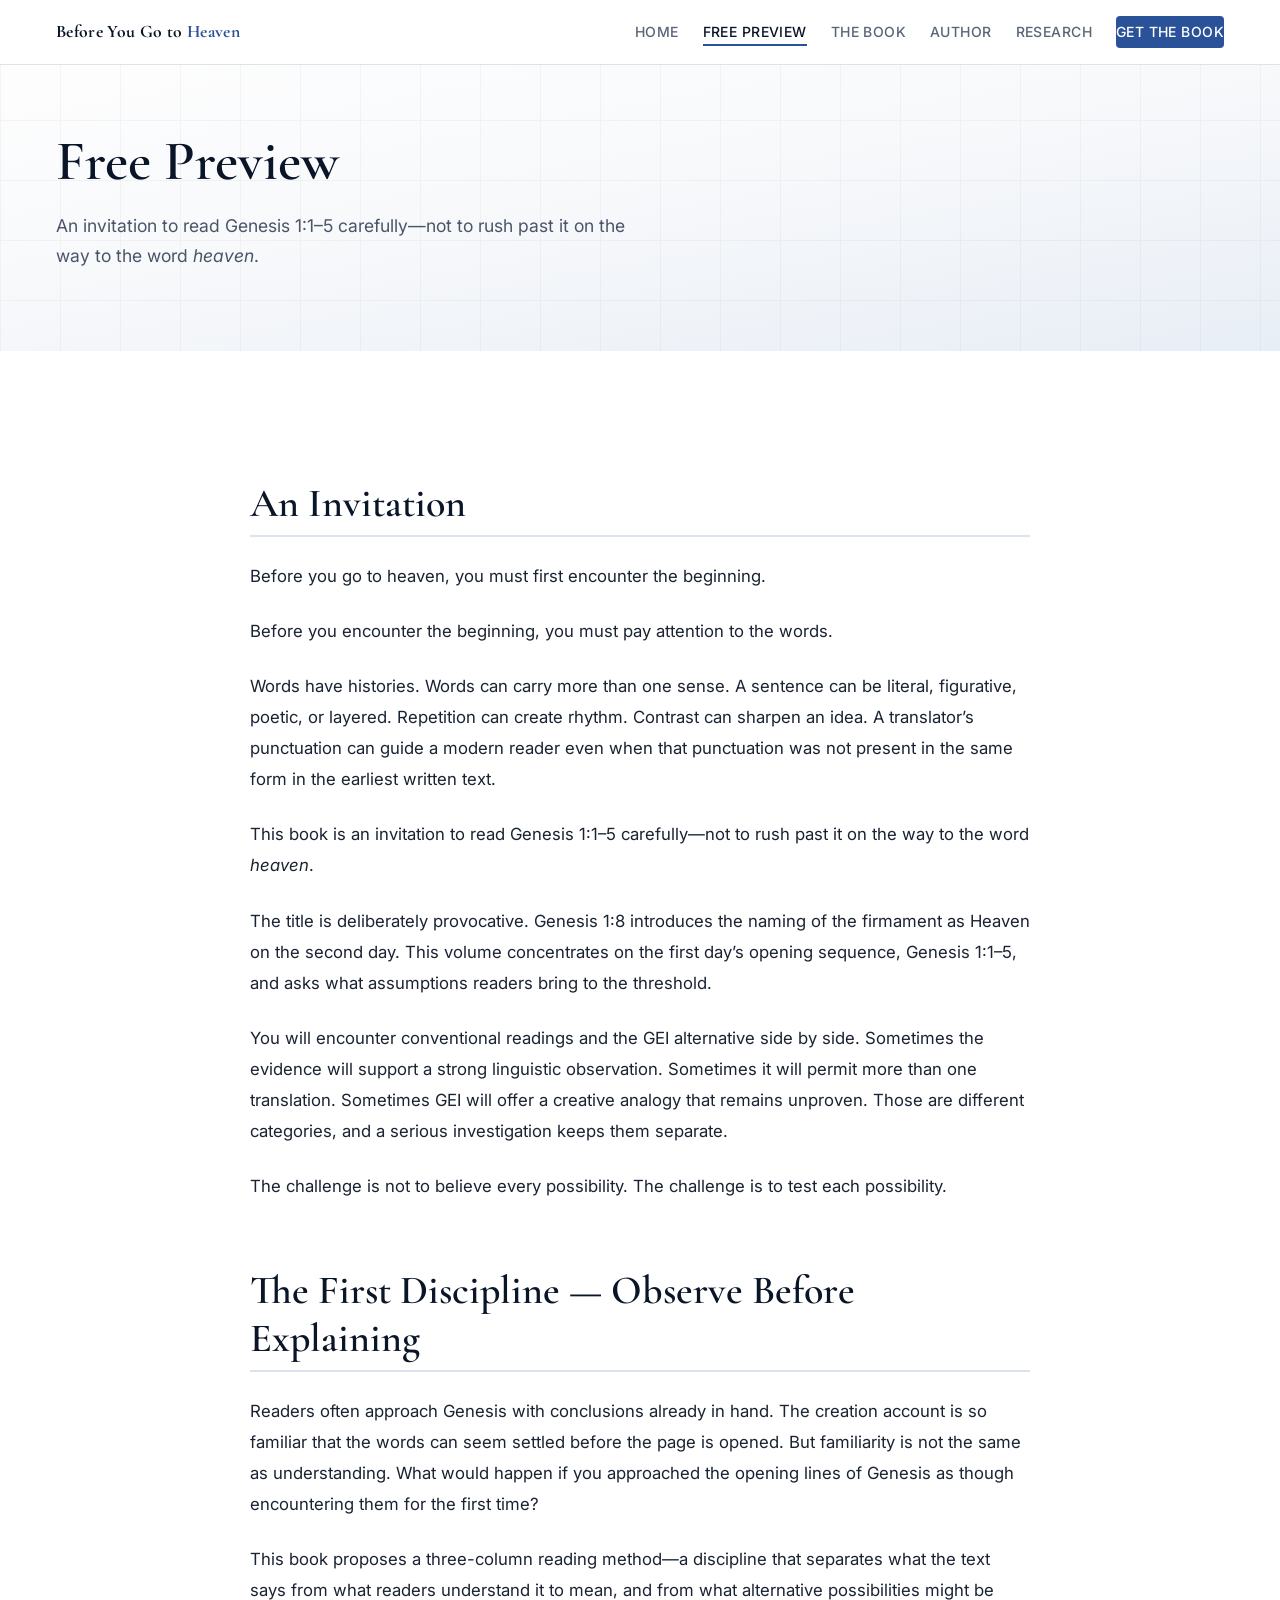
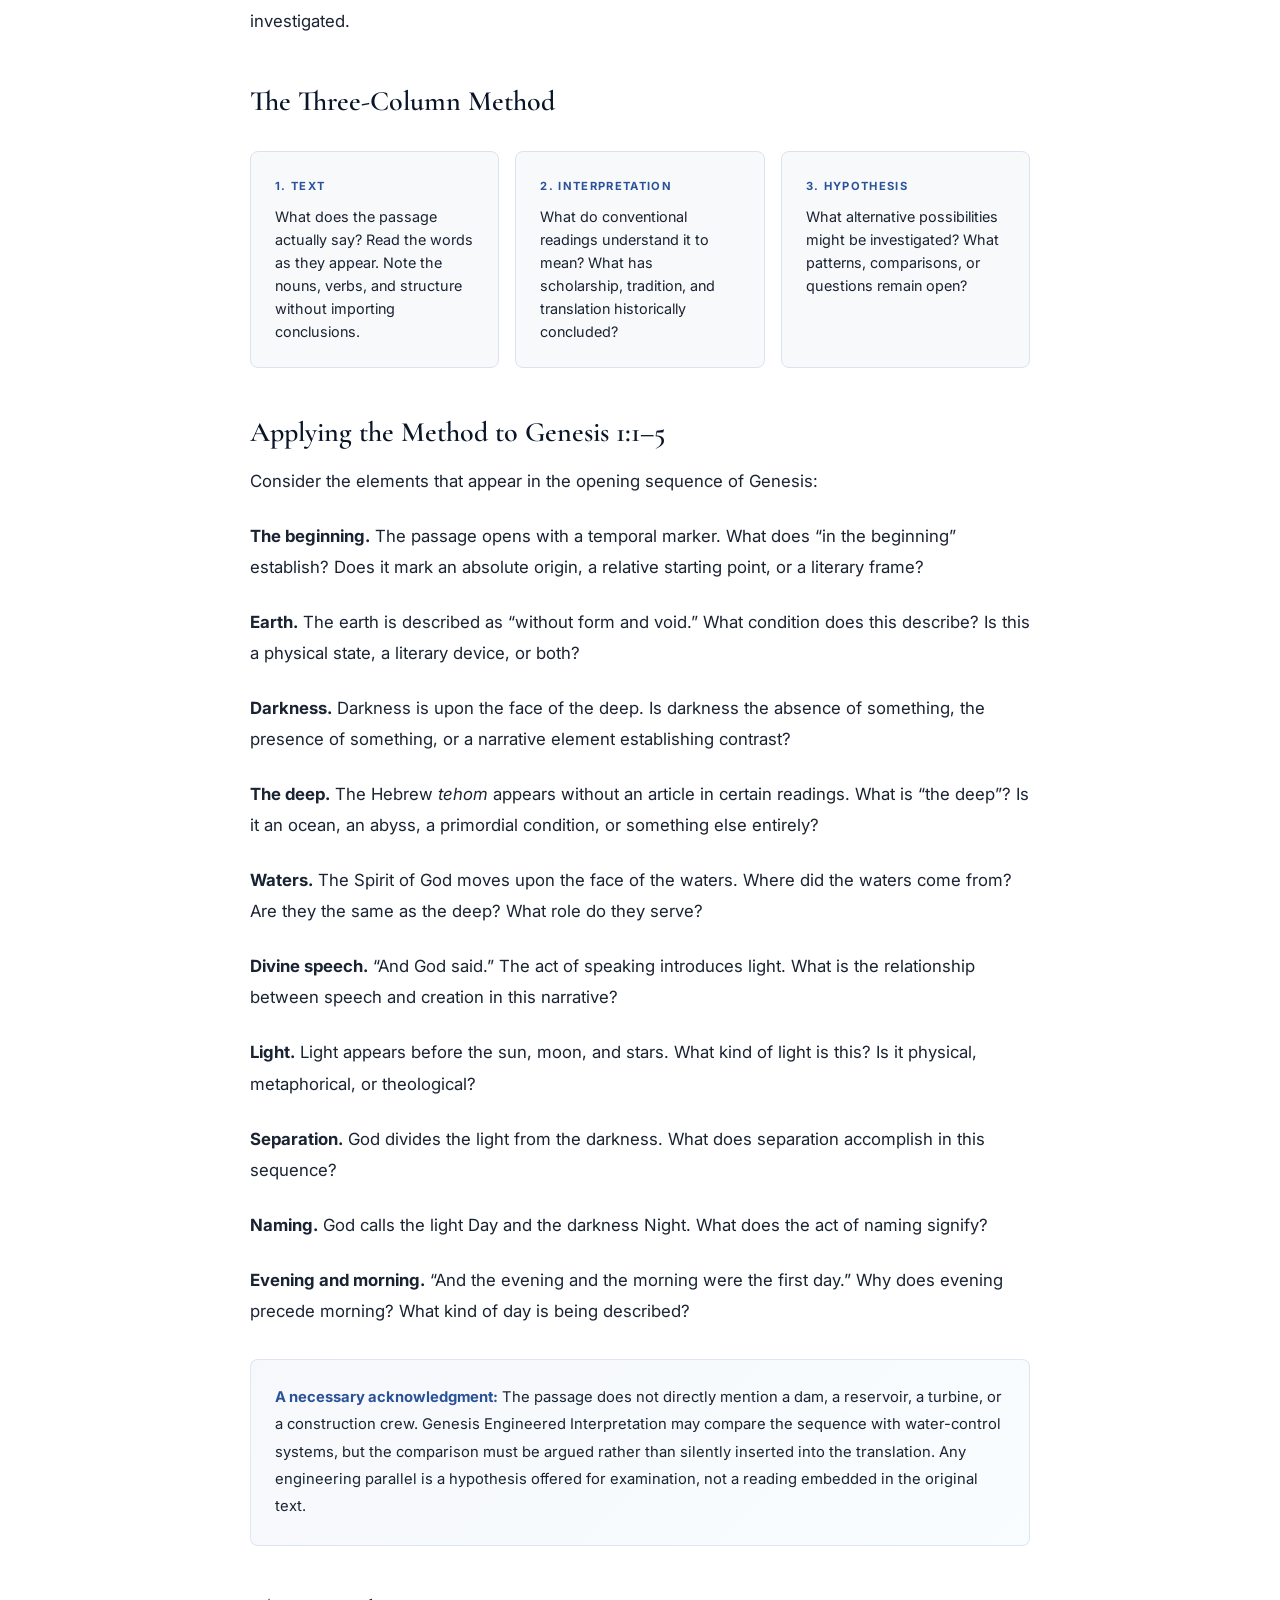
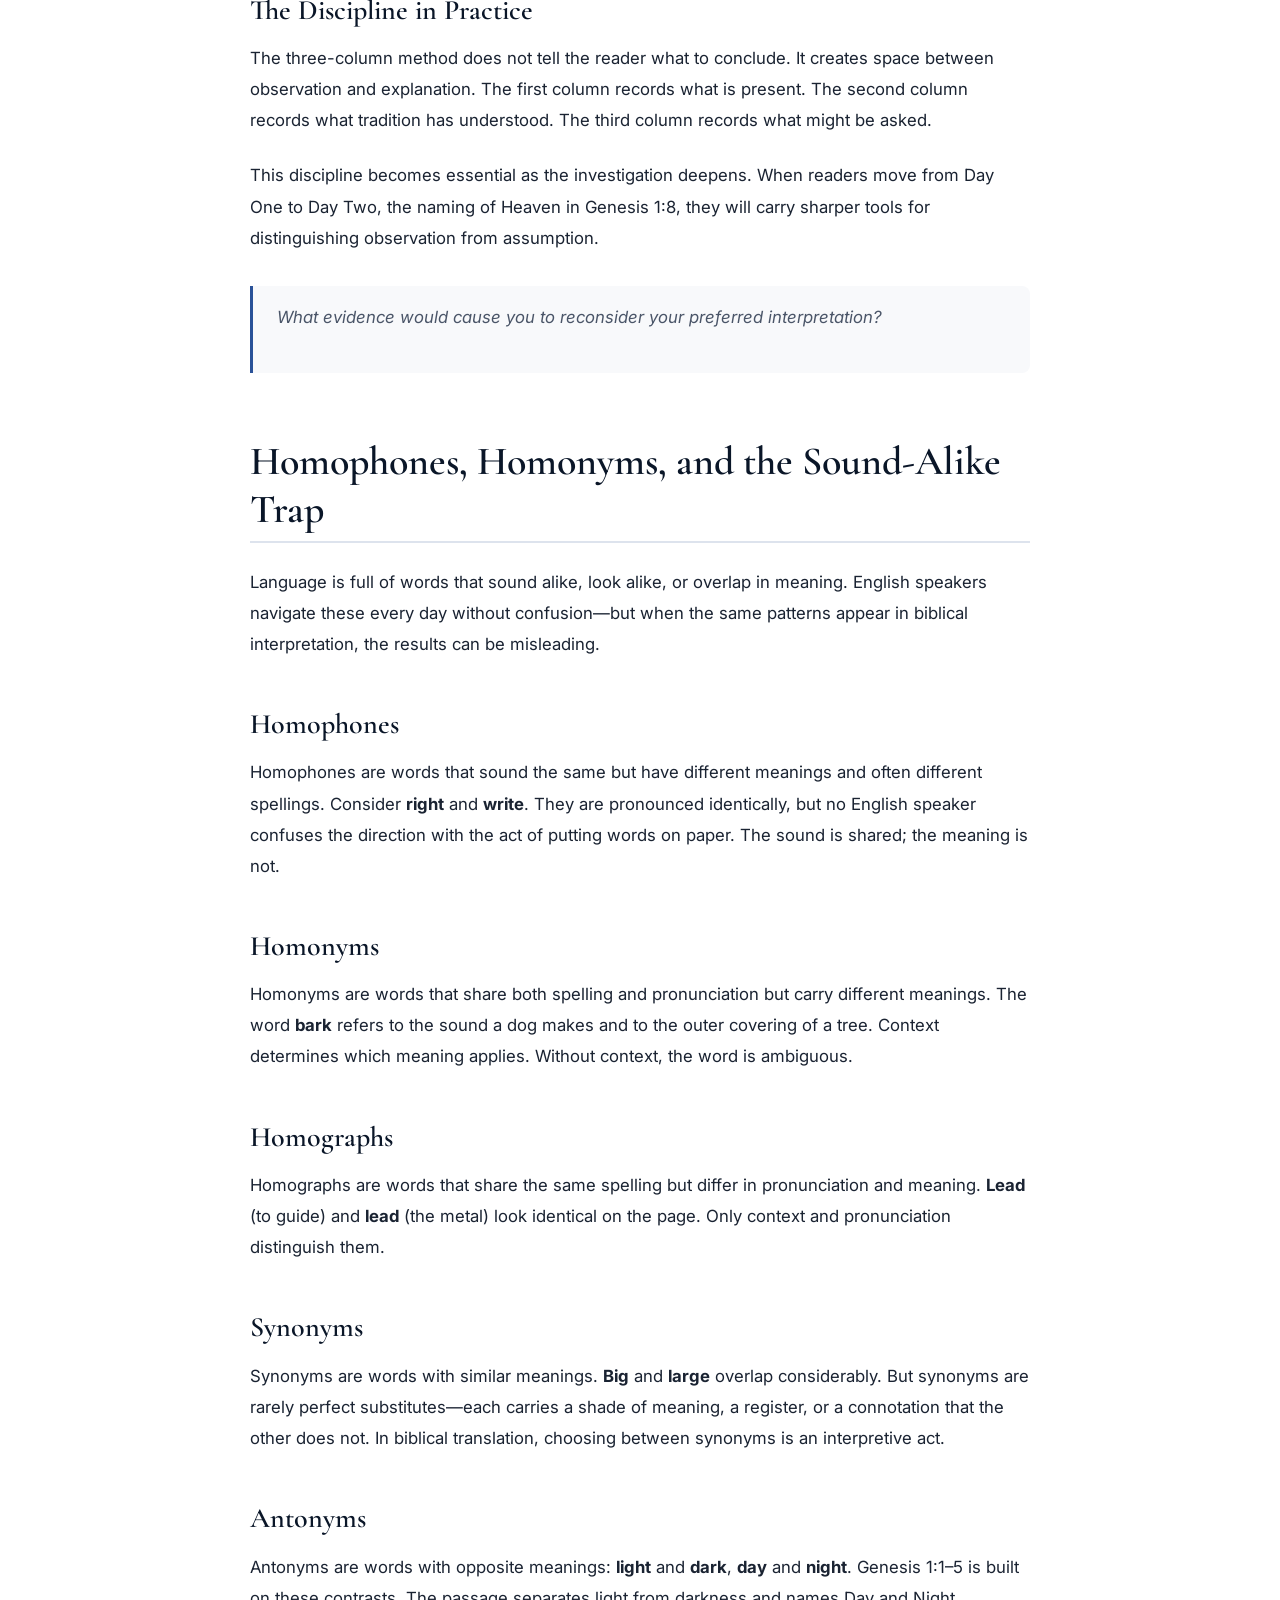
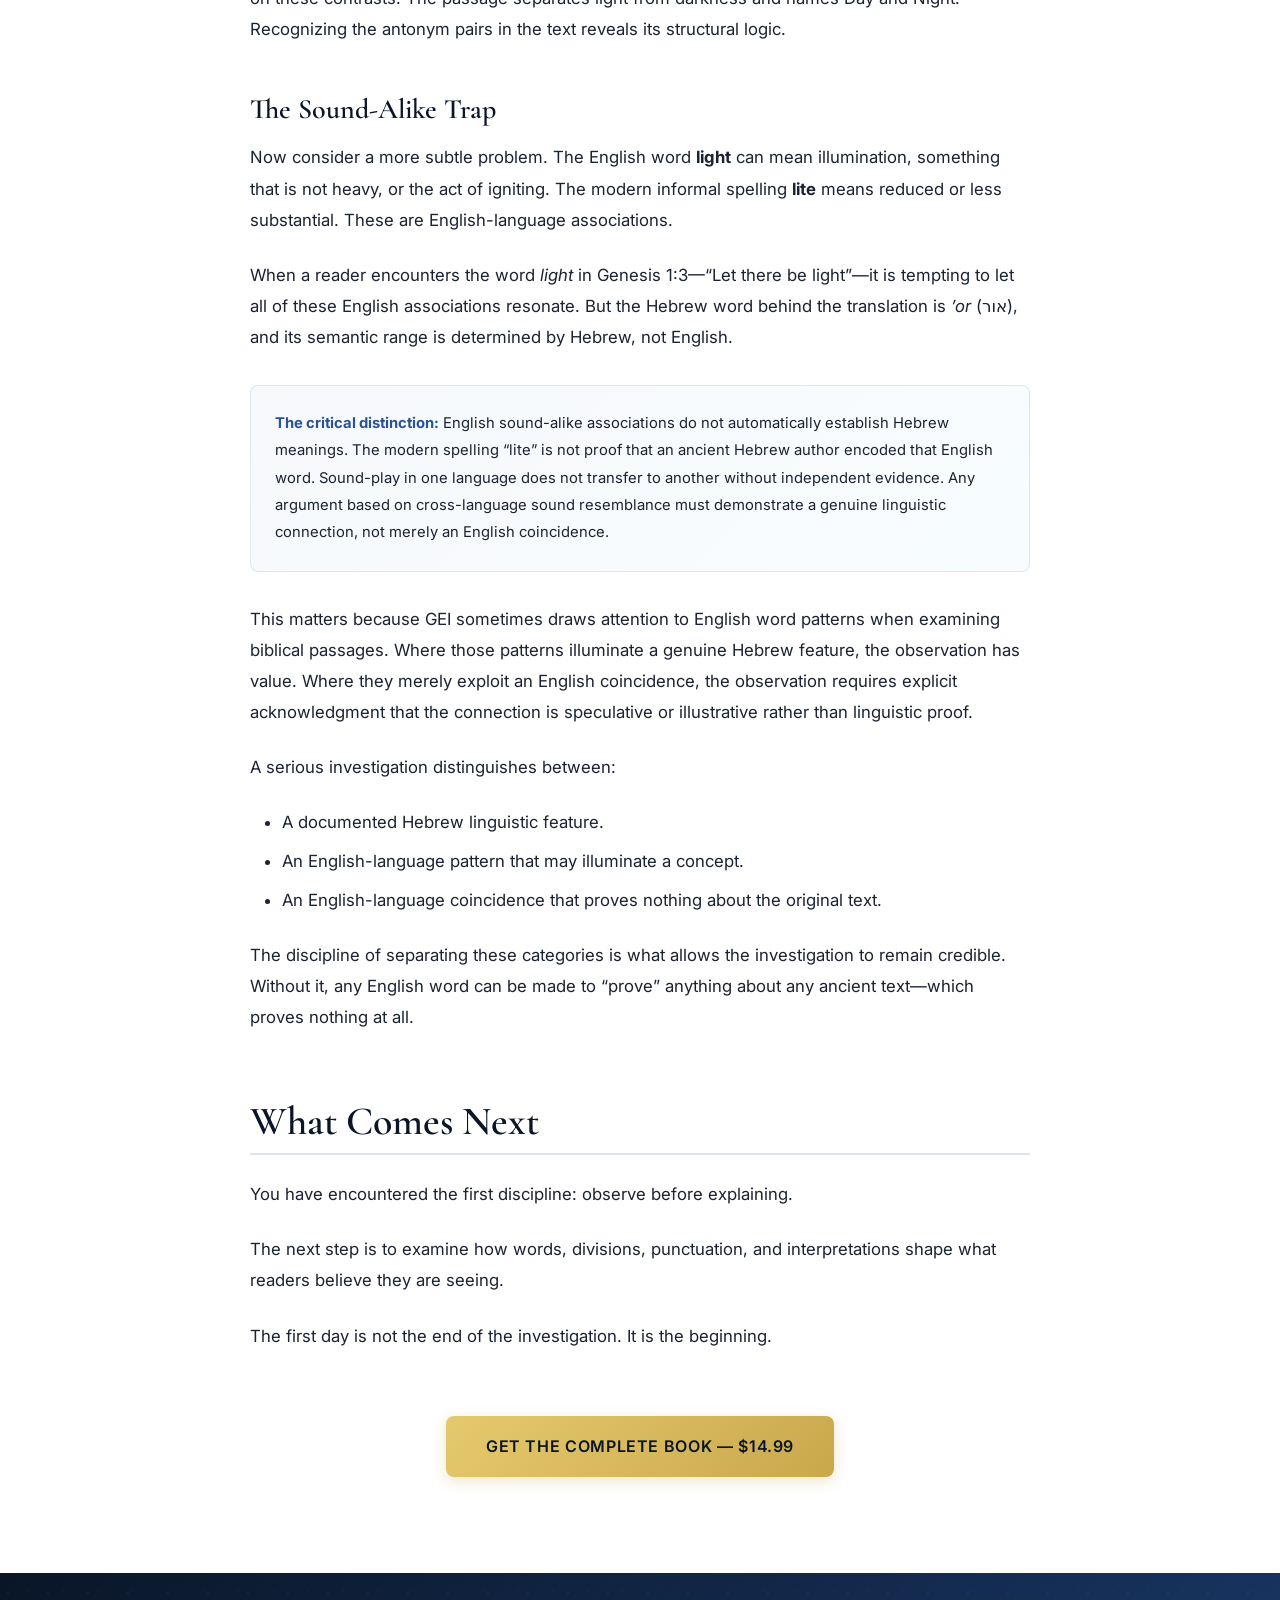
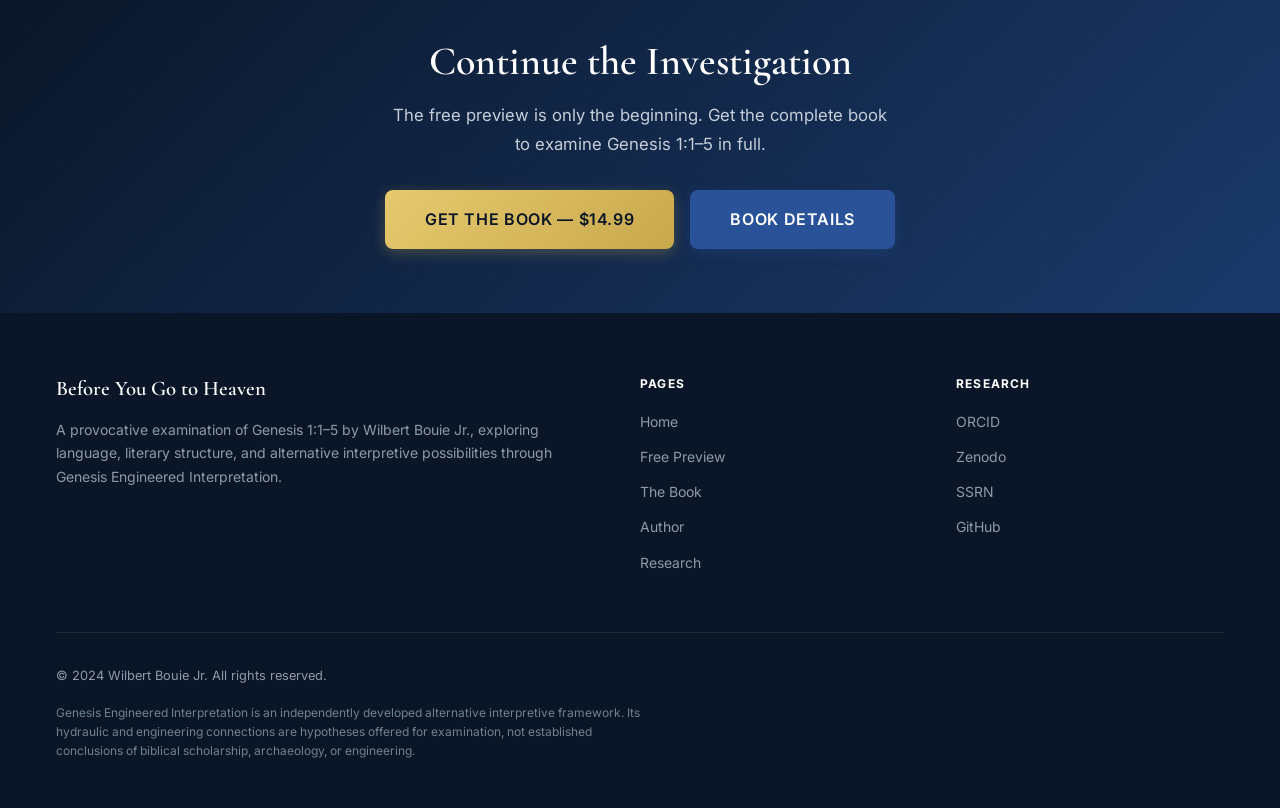
<file: preview.html>
<!DOCTYPE html>
<html lang="en">
<head>
  <meta charset="UTF-8">
  <meta name="viewport" content="width=device-width, initial-scale=1.0">
  <title>Free Preview — Before You Go to Heaven</title>
  <meta name="description" content="Read a free preview of Before You Go to Heaven by Wilbert Bouie Jr. Explore the first discipline of observation, the three-column reading method, and the sound-alike trap in biblical interpretation.">
  <meta name="author" content="Wilbert Bouie Jr.">
  <link rel="canonical" href="https://jawa-dam.github.io/before-you-go-to-heaven/preview.html">

  <!-- Open Graph -->
  <meta property="og:type" content="article">
  <meta property="og:title" content="Free Preview — Before You Go to Heaven">
  <meta property="og:description" content="Read a free preview exploring Genesis 1:1–5 through language, literary structure, and Genesis Engineered Interpretation.">
  <meta property="og:url" content="https://jawa-dam.github.io/before-you-go-to-heaven/preview.html">
  <meta property="og:site_name" content="Before You Go to Heaven">
  <meta property="og:image" content="https://jawa-dam.github.io/before-you-go-to-heaven/assets/images/cover-front.png">

  <!-- Twitter -->
  <meta name="twitter:card" content="summary_large_image">
  <meta name="twitter:title" content="Free Preview — Before You Go to Heaven">
  <meta name="twitter:description" content="Read a free preview exploring Genesis 1:1–5 through language, literary structure, and Genesis Engineered Interpretation.">

  <!-- Fonts -->
  <link rel="preconnect" href="https://fonts.googleapis.com">
  <link rel="preconnect" href="https://fonts.gstatic.com" crossorigin>
  <link rel="stylesheet" href="https://fonts.googleapis.com/css2?family=Cormorant+Garamond:ital,wght@0,400;0,600;0,700;1,400;1,600&family=Inter:wght@400;500;600;700&display=swap">

  <link rel="stylesheet" href="assets/css/style.css">
</head>
<body>
  <a href="#main" class="skip-link">Skip to content</a>

  <!-- Header -->
  <header class="site-header" role="banner">
    <div class="header-inner">
      <a href="index.html" class="site-logo">Before You Go to <span>Heaven</span></a>
      <button class="nav-toggle" aria-label="Toggle navigation" aria-expanded="false">
        <span></span><span></span><span></span>
      </button>
      <nav class="nav-menu" role="navigation" aria-label="Main navigation">
        <ul class="nav-links">
          <li><a href="index.html">Home</a></li>
          <li><a href="preview.html" class="active">Free Preview</a></li>
          <li><a href="book.html">The Book</a></li>
          <li><a href="author.html">Author</a></li>
          <li><a href="research.html">Research</a></li>
          <li><a href="https://payhip.com/b/5Vy6L" class="nav-cta" target="_blank" rel="noopener">Get the Book</a></li>
        </ul>
      </nav>
    </div>
  </header>

  <!-- Page Banner -->
  <section class="page-banner">
    <div class="page-banner-pattern" aria-hidden="true"></div>
    <div class="container">
      <h1>Free Preview</h1>
      <p>An invitation to read Genesis 1:1&#8211;5 carefully&#8212;not to rush past it on the way to the word <em>heaven</em>.</p>
    </div>
  </section>

  <!-- Preview Content -->
  <main id="main">
    <section class="section">
      <div class="container">
        <div class="reading-content">

          <!-- Preview Opening -->
          <h2>An Invitation</h2>

          <p>Before you go to heaven, you must first encounter the beginning.</p>

          <p>Before you encounter the beginning, you must pay attention to the words.</p>

          <p>Words have histories. Words can carry more than one sense. A sentence can be literal, figurative, poetic, or layered. Repetition can create rhythm. Contrast can sharpen an idea. A translator&#8217;s punctuation can guide a modern reader even when that punctuation was not present in the same form in the earliest written text.</p>

          <p>This book is an invitation to read Genesis 1:1&#8211;5 carefully&#8212;not to rush past it on the way to the word <em>heaven</em>.</p>

          <p>The title is deliberately provocative. Genesis 1:8 introduces the naming of the firmament as Heaven on the second day. This volume concentrates on the first day&#8217;s opening sequence, Genesis 1:1&#8211;5, and asks what assumptions readers bring to the threshold.</p>

          <p>You will encounter conventional readings and the GEI alternative side by side. Sometimes the evidence will support a strong linguistic observation. Sometimes it will permit more than one translation. Sometimes GEI will offer a creative analogy that remains unproven. Those are different categories, and a serious investigation keeps them separate.</p>

          <p>The challenge is not to believe every possibility. The challenge is to test each possibility.</p>

          <!-- Chapter 1: The First Discipline -->
          <h2>The First Discipline &#8212; Observe Before Explaining</h2>

          <p>Readers often approach Genesis with conclusions already in hand. The creation account is so familiar that the words can seem settled before the page is opened. But familiarity is not the same as understanding. What would happen if you approached the opening lines of Genesis as though encountering them for the first time?</p>

          <p>This book proposes a three-column reading method&#8212;a discipline that separates what the text says from what readers understand it to mean, and from what alternative possibilities might be investigated.</p>

          <h3>The Three-Column Method</h3>

          <div class="three-column">
            <div class="col">
              <div class="col-header">1. Text</div>
              <p>What does the passage actually say? Read the words as they appear. Note the nouns, verbs, and structure without importing conclusions.</p>
            </div>
            <div class="col">
              <div class="col-header">2. Interpretation</div>
              <p>What do conventional readings understand it to mean? What has scholarship, tradition, and translation historically concluded?</p>
            </div>
            <div class="col">
              <div class="col-header">3. Hypothesis</div>
              <p>What alternative possibilities might be investigated? What patterns, comparisons, or questions remain open?</p>
            </div>
          </div>

          <h3>Applying the Method to Genesis 1:1&#8211;5</h3>

          <p>Consider the elements that appear in the opening sequence of Genesis:</p>

          <p><strong>The beginning.</strong> The passage opens with a temporal marker. What does &#8220;in the beginning&#8221; establish? Does it mark an absolute origin, a relative starting point, or a literary frame?</p>

          <p><strong>Earth.</strong> The earth is described as &#8220;without form and void.&#8221; What condition does this describe? Is this a physical state, a literary device, or both?</p>

          <p><strong>Darkness.</strong> Darkness is upon the face of the deep. Is darkness the absence of something, the presence of something, or a narrative element establishing contrast?</p>

          <p><strong>The deep.</strong> The Hebrew <em>tehom</em> appears without an article in certain readings. What is &#8220;the deep&#8221;? Is it an ocean, an abyss, a primordial condition, or something else entirely?</p>

          <p><strong>Waters.</strong> The Spirit of God moves upon the face of the waters. Where did the waters come from? Are they the same as the deep? What role do they serve?</p>

          <p><strong>Divine speech.</strong> &#8220;And God said.&#8221; The act of speaking introduces light. What is the relationship between speech and creation in this narrative?</p>

          <p><strong>Light.</strong> Light appears before the sun, moon, and stars. What kind of light is this? Is it physical, metaphorical, or theological?</p>

          <p><strong>Separation.</strong> God divides the light from the darkness. What does separation accomplish in this sequence?</p>

          <p><strong>Naming.</strong> God calls the light Day and the darkness Night. What does the act of naming signify?</p>

          <p><strong>Evening and morning.</strong> &#8220;And the evening and the morning were the first day.&#8221; Why does evening precede morning? What kind of day is being described?</p>

          <div class="evidence-note">
            <strong>A necessary acknowledgment:</strong> The passage does not directly mention a dam, a reservoir, a turbine, or a construction crew. Genesis Engineered Interpretation may compare the sequence with water-control systems, but the comparison must be argued rather than silently inserted into the translation. Any engineering parallel is a hypothesis offered for examination, not a reading embedded in the original text.
          </div>

          <h3>The Discipline in Practice</h3>

          <p>The three-column method does not tell the reader what to conclude. It creates space between observation and explanation. The first column records what is present. The second column records what tradition has understood. The third column records what might be asked.</p>

          <p>This discipline becomes essential as the investigation deepens. When readers move from Day One to Day Two, the naming of Heaven in Genesis 1:8, they will carry sharper tools for distinguishing observation from assumption.</p>

          <blockquote>
            <p>What evidence would cause you to reconsider your preferred interpretation?</p>
          </blockquote>

          <!-- Chapter 2: Homophones, Homonyms, and the Sound-Alike Trap -->
          <h2>Homophones, Homonyms, and the Sound-Alike Trap</h2>

          <p>Language is full of words that sound alike, look alike, or overlap in meaning. English speakers navigate these every day without confusion&#8212;but when the same patterns appear in biblical interpretation, the results can be misleading.</p>

          <h3>Homophones</h3>
          <p>Homophones are words that sound the same but have different meanings and often different spellings. Consider <strong>right</strong> and <strong>write</strong>. They are pronounced identically, but no English speaker confuses the direction with the act of putting words on paper. The sound is shared; the meaning is not.</p>

          <h3>Homonyms</h3>
          <p>Homonyms are words that share both spelling and pronunciation but carry different meanings. The word <strong>bark</strong> refers to the sound a dog makes and to the outer covering of a tree. Context determines which meaning applies. Without context, the word is ambiguous.</p>

          <h3>Homographs</h3>
          <p>Homographs are words that share the same spelling but differ in pronunciation and meaning. <strong>Lead</strong> (to guide) and <strong>lead</strong> (the metal) look identical on the page. Only context and pronunciation distinguish them.</p>

          <h3>Synonyms</h3>
          <p>Synonyms are words with similar meanings. <strong>Big</strong> and <strong>large</strong> overlap considerably. But synonyms are rarely perfect substitutes&#8212;each carries a shade of meaning, a register, or a connotation that the other does not. In biblical translation, choosing between synonyms is an interpretive act.</p>

          <h3>Antonyms</h3>
          <p>Antonyms are words with opposite meanings: <strong>light</strong> and <strong>dark</strong>, <strong>day</strong> and <strong>night</strong>. Genesis 1:1&#8211;5 is built on these contrasts. The passage separates light from darkness and names Day and Night. Recognizing the antonym pairs in the text reveals its structural logic.</p>

          <h3>The Sound-Alike Trap</h3>

          <p>Now consider a more subtle problem. The English word <strong>light</strong> can mean illumination, something that is not heavy, or the act of igniting. The modern informal spelling <strong>lite</strong> means reduced or less substantial. These are English-language associations.</p>

          <p>When a reader encounters the word <em>light</em> in Genesis 1:3&#8212;&#8220;Let there be light&#8221;&#8212;it is tempting to let all of these English associations resonate. But the Hebrew word behind the translation is <em>&#8217;or</em> (&#x05D0;&#x05D5;&#x05E8;), and its semantic range is determined by Hebrew, not English.</p>

          <div class="evidence-note">
            <strong>The critical distinction:</strong> English sound-alike associations do not automatically establish Hebrew meanings. The modern spelling &#8220;lite&#8221; is not proof that an ancient Hebrew author encoded that English word. Sound-play in one language does not transfer to another without independent evidence. Any argument based on cross-language sound resemblance must demonstrate a genuine linguistic connection, not merely an English coincidence.
          </div>

          <p>This matters because GEI sometimes draws attention to English word patterns when examining biblical passages. Where those patterns illuminate a genuine Hebrew feature, the observation has value. Where they merely exploit an English coincidence, the observation requires explicit acknowledgment that the connection is speculative or illustrative rather than linguistic proof.</p>

          <p>A serious investigation distinguishes between:</p>
          <ul>
            <li>A documented Hebrew linguistic feature.</li>
            <li>An English-language pattern that may illuminate a concept.</li>
            <li>An English-language coincidence that proves nothing about the original text.</li>
          </ul>

          <p>The discipline of separating these categories is what allows the investigation to remain credible. Without it, any English word can be made to &#8220;prove&#8221; anything about any ancient text&#8212;which proves nothing at all.</p>

          <!-- Preview Ending -->
          <h2>What Comes Next</h2>

          <p>You have encountered the first discipline: observe before explaining.</p>

          <p>The next step is to examine how words, divisions, punctuation, and interpretations shape what readers believe they are seeing.</p>

          <p>The first day is not the end of the investigation. It is the beginning.</p>

          <div style="text-align: center; margin: var(--space-3xl) 0 var(--space-xl);">
            <a href="https://payhip.com/b/5Vy6L" class="btn btn-gold btn-lg" target="_blank" rel="noopener">Get the Complete Book &mdash; $14.99</a>
          </div>

        </div>
      </div>
    </section>

    <!-- CTA Banner -->
    <section class="cta-banner" aria-labelledby="cta-heading">
      <div class="container">
        <h2 id="cta-heading">Continue the Investigation</h2>
        <p>The free preview is only the beginning. Get the complete book to examine Genesis 1:1&#8211;5 in full.</p>
        <div style="display: flex; flex-wrap: wrap; gap: var(--space-md); justify-content: center;">
          <a href="https://payhip.com/b/5Vy6L" class="btn btn-gold btn-lg" target="_blank" rel="noopener">Get the Book &mdash; $14.99</a>
          <a href="book.html" class="btn btn-primary btn-lg">Book Details</a>
        </div>
      </div>
    </section>
  </main>

  <!-- Footer -->
  <footer class="site-footer" role="contentinfo">
    <div class="container">
      <div class="footer-grid">
        <div class="footer-brand">
          <h3>Before You Go to Heaven</h3>
          <p>A provocative examination of Genesis 1:1&#8211;5 by Wilbert Bouie Jr., exploring language, literary structure, and alternative interpretive possibilities through Genesis Engineered Interpretation.</p>
        </div>
        <div class="footer-nav">
          <h4>Pages</h4>
          <ul>
            <li><a href="index.html">Home</a></li>
            <li><a href="preview.html">Free Preview</a></li>
            <li><a href="book.html">The Book</a></li>
            <li><a href="author.html">Author</a></li>
            <li><a href="research.html">Research</a></li>
          </ul>
        </div>
        <div class="footer-nav">
          <h4>Research</h4>
          <ul>
            <li><a href="https://orcid.org/0009-0008-1147-5913" target="_blank" rel="noopener">ORCID</a></li>
            <li><a href="https://zenodo.org/records/17316846" target="_blank" rel="noopener">Zenodo</a></li>
            <li><a href="https://papers.ssrn.com/sol3/papers.cfm?abstract_id=5622371" target="_blank" rel="noopener">SSRN</a></li>
            <li><a href="https://github.com/jawa-dam/GEI-Open-Research-Initiative" target="_blank" rel="noopener">GitHub</a></li>
          </ul>
        </div>
      </div>
      <div class="footer-bottom">
        <p>&copy; 2024 Wilbert Bouie Jr. All rights reserved.</p>
      </div>
      <p class="footer-disclosure">Genesis Engineered Interpretation is an independently developed alternative interpretive framework. Its hydraulic and engineering connections are hypotheses offered for examination, not established conclusions of biblical scholarship, archaeology, or engineering.</p>
    </div>
  </footer>

  <script src="assets/js/main.js"></script>
</body>
</html>
</file>
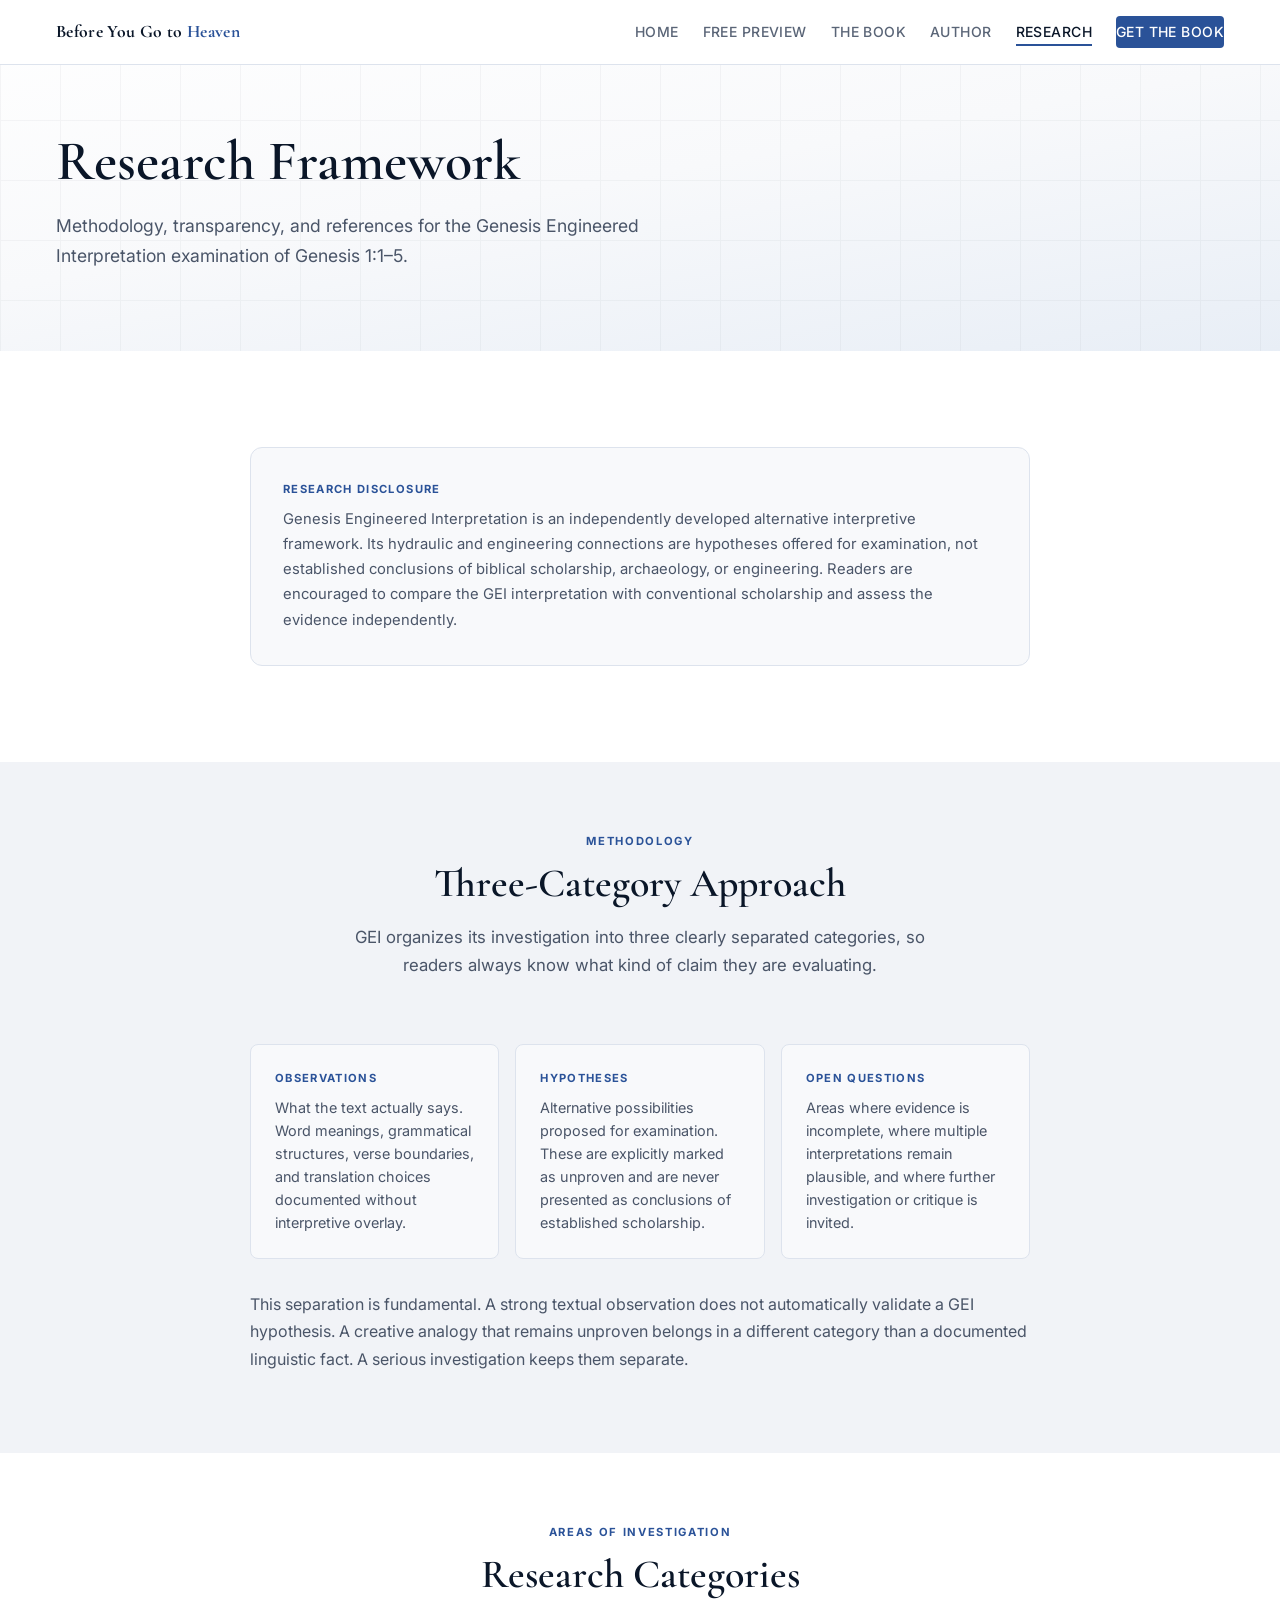
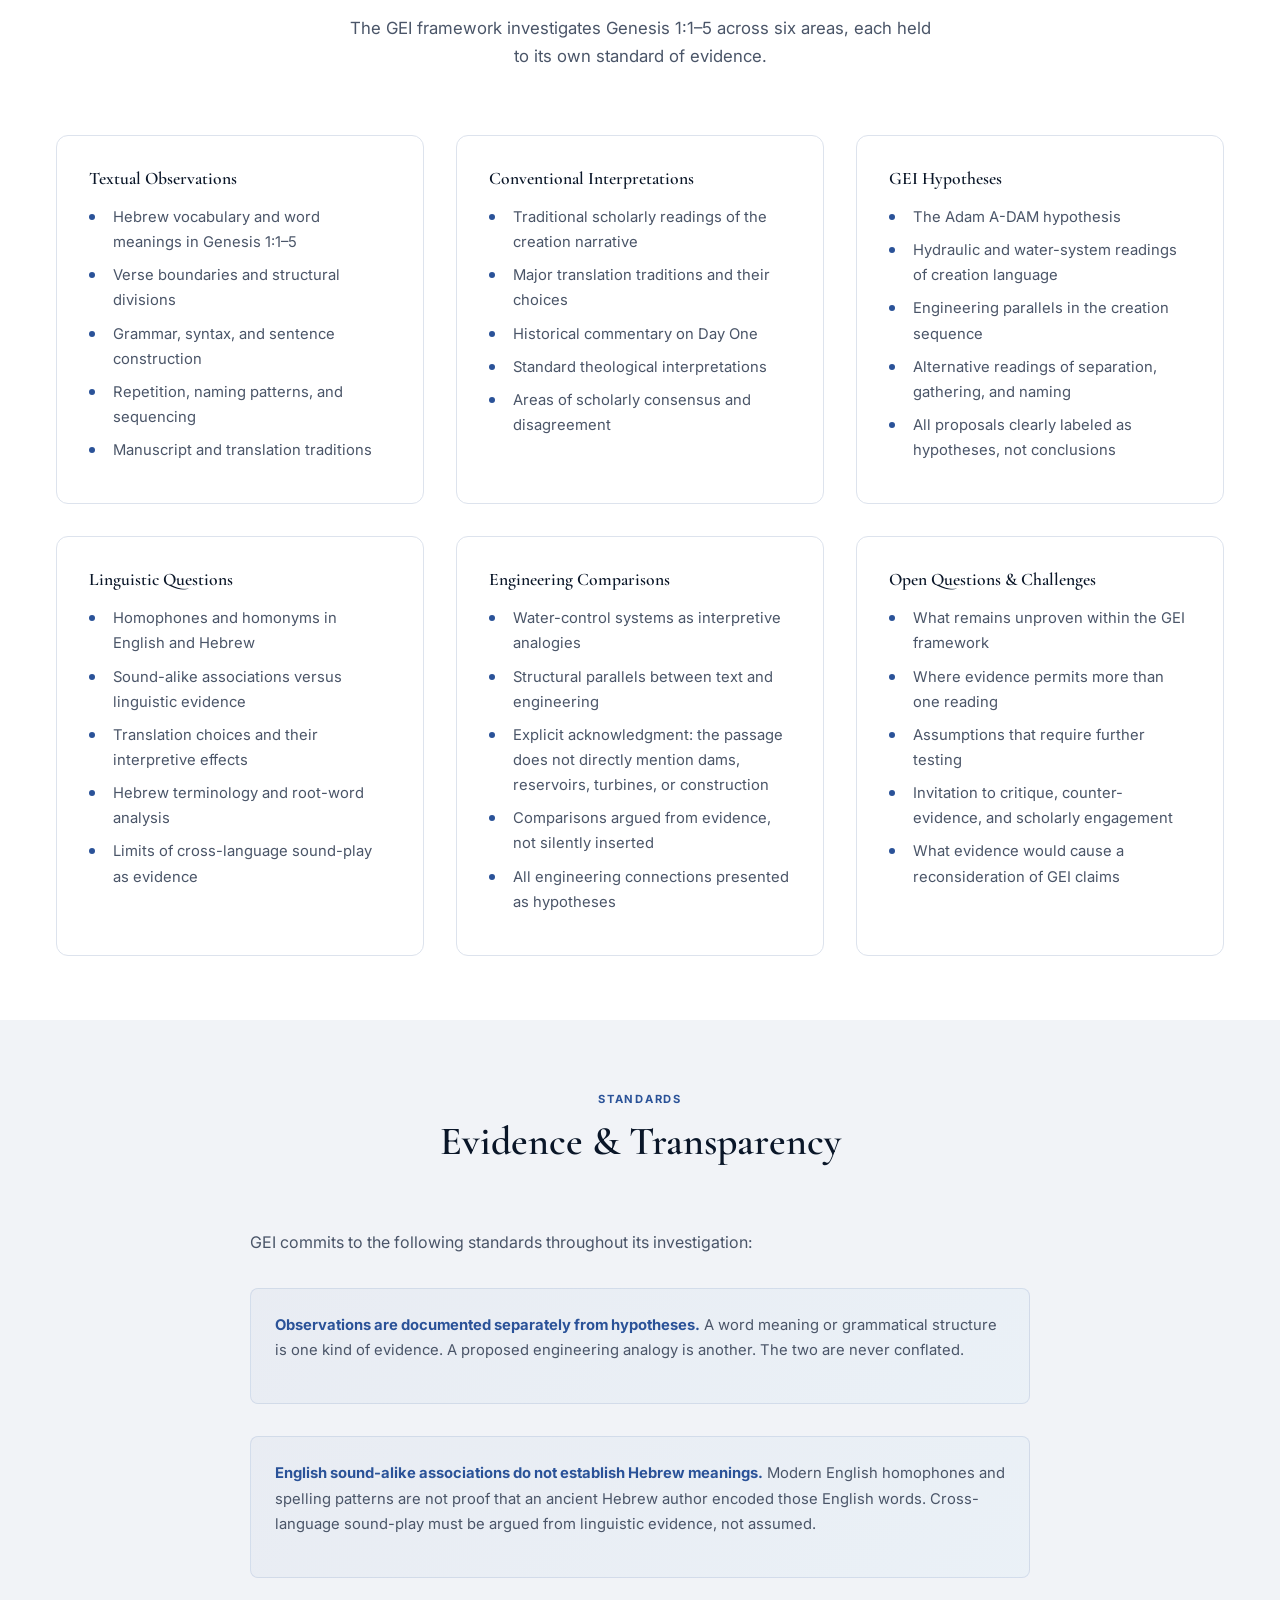
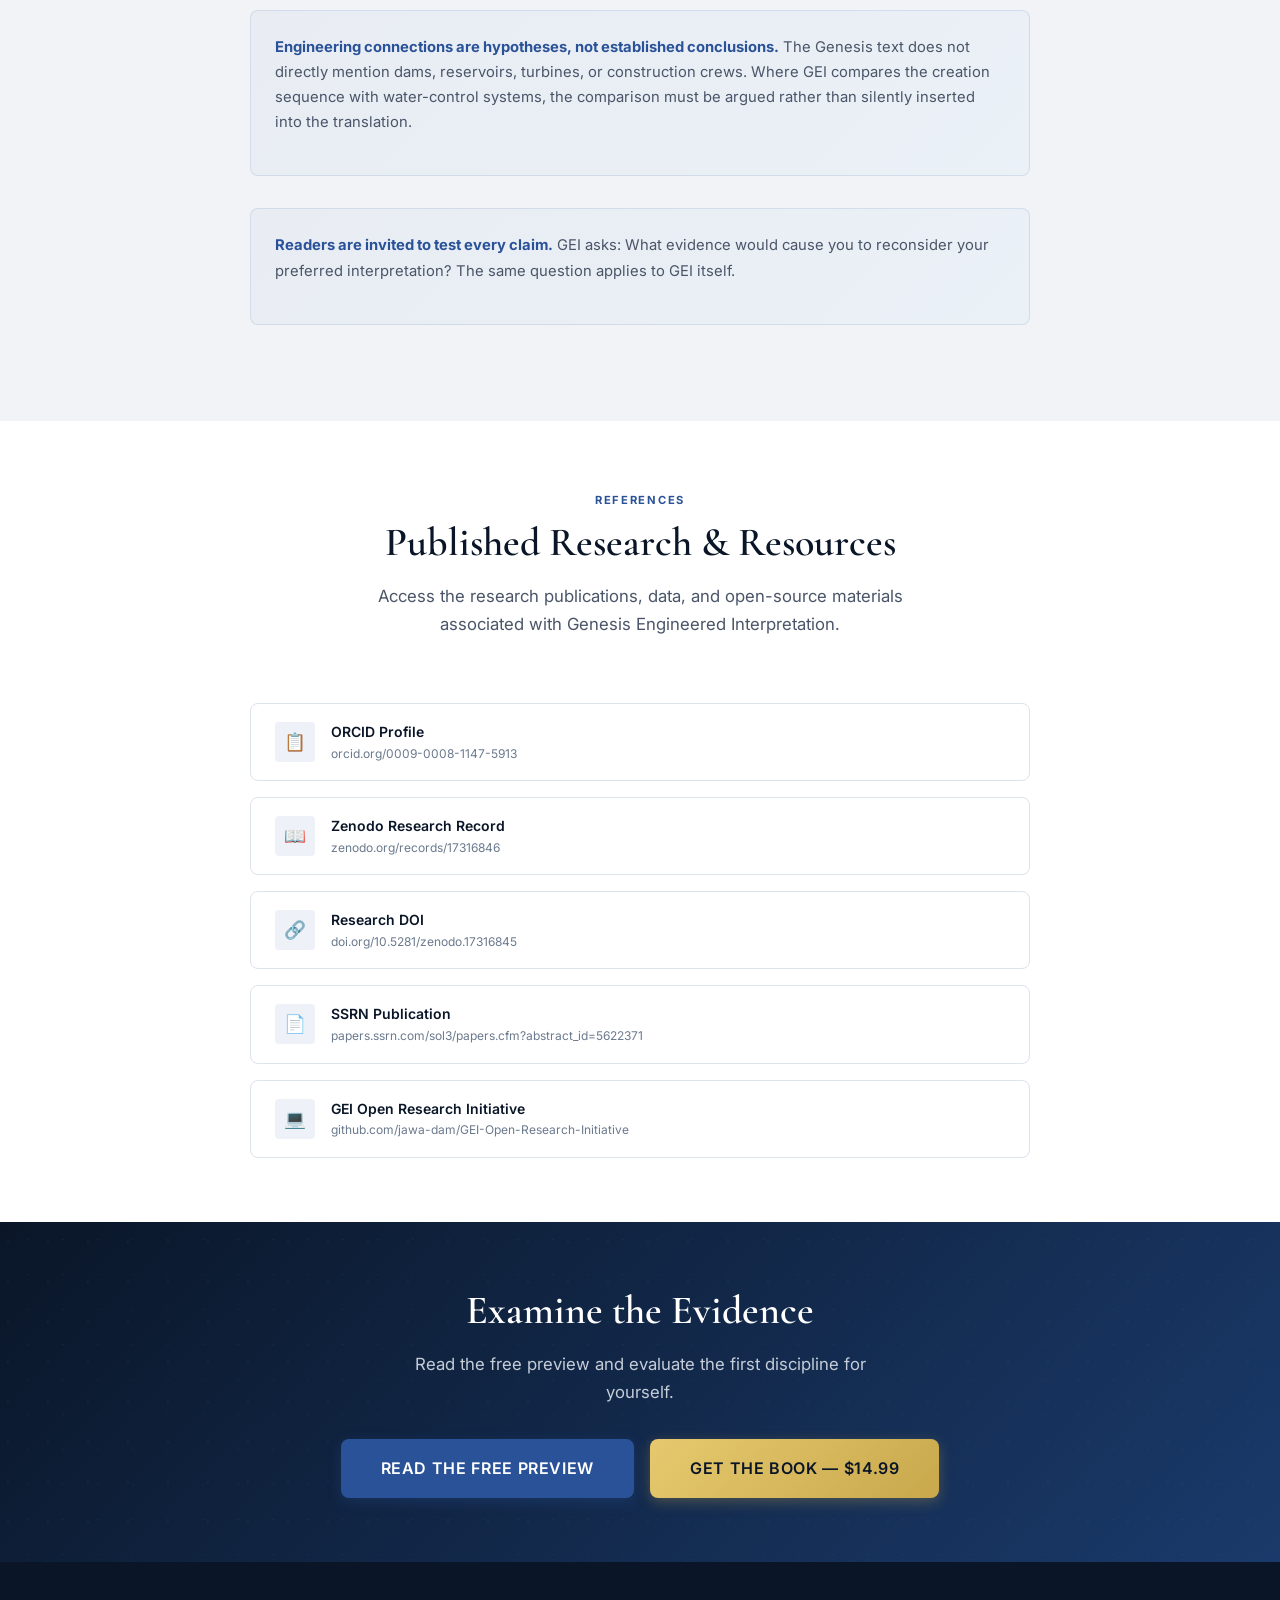
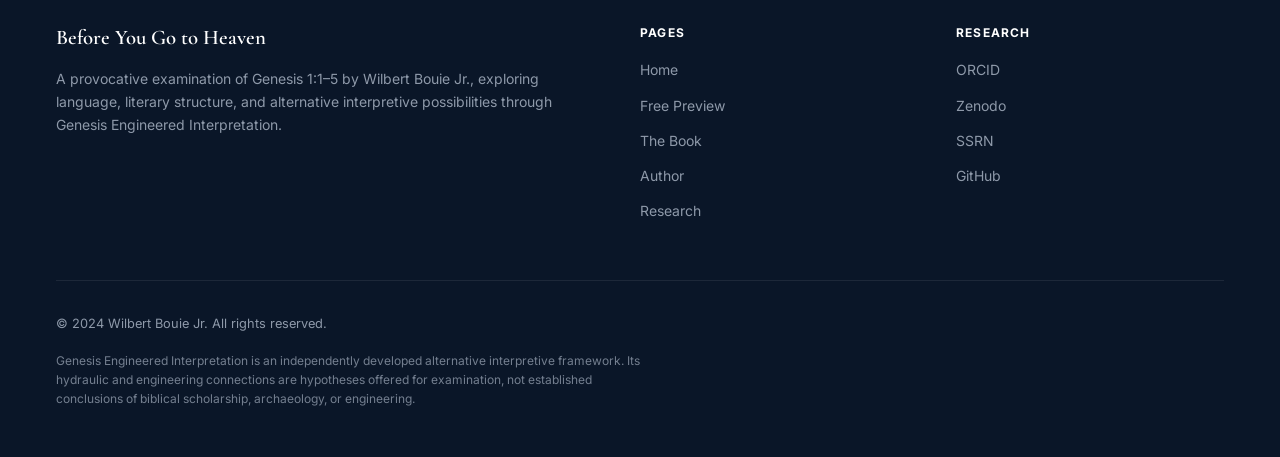
<file: research.html>
<!DOCTYPE html>
<html lang="en">
<head>
  <meta charset="UTF-8">
  <meta name="viewport" content="width=device-width, initial-scale=1.0">
  <title>Research — Before You Go to Heaven</title>
  <meta name="description" content="Genesis Engineered Interpretation research framework, methodology, transparency, and references. An independently developed alternative interpretive framework examining Genesis 1:1–5.">
  <meta name="author" content="Wilbert Bouie Jr.">
  <link rel="canonical" href="https://jawa-dam.github.io/before-you-go-to-heaven/research.html">

  <!-- Open Graph -->
  <meta property="og:type" content="website">
  <meta property="og:title" content="Research — Before You Go to Heaven">
  <meta property="og:description" content="Genesis Engineered Interpretation research framework, methodology, transparency, and references for the examination of Genesis 1:1–5.">
  <meta property="og:url" content="https://jawa-dam.github.io/before-you-go-to-heaven/research.html">
  <meta property="og:site_name" content="Before You Go to Heaven">
  <meta property="og:image" content="https://jawa-dam.github.io/before-you-go-to-heaven/assets/images/cover-front.png">

  <!-- Twitter -->
  <meta name="twitter:card" content="summary">
  <meta name="twitter:title" content="Research — Before You Go to Heaven">
  <meta name="twitter:description" content="Genesis Engineered Interpretation research framework, methodology, transparency, and references.">

  <!-- Fonts -->
  <link rel="preconnect" href="https://fonts.googleapis.com">
  <link rel="preconnect" href="https://fonts.gstatic.com" crossorigin>
  <link rel="stylesheet" href="https://fonts.googleapis.com/css2?family=Cormorant+Garamond:ital,wght@0,400;0,600;0,700;1,400;1,600&family=Inter:wght@400;500;600;700&display=swap">

  <link rel="stylesheet" href="assets/css/style.css">
</head>
<body>
  <a href="#main" class="skip-link">Skip to content</a>

  <!-- Header -->
  <header class="site-header" role="banner">
    <div class="header-inner">
      <a href="index.html" class="site-logo">Before You Go to <span>Heaven</span></a>
      <button class="nav-toggle" aria-label="Toggle navigation" aria-expanded="false">
        <span></span><span></span><span></span>
      </button>
      <nav class="nav-menu" role="navigation" aria-label="Main navigation">
        <ul class="nav-links">
          <li><a href="index.html">Home</a></li>
          <li><a href="preview.html">Free Preview</a></li>
          <li><a href="book.html">The Book</a></li>
          <li><a href="author.html">Author</a></li>
          <li><a href="research.html">Research</a></li>
          <li><a href="https://payhip.com/b/5Vy6L" class="nav-cta" target="_blank" rel="noopener">Get the Book</a></li>
        </ul>
      </nav>
    </div>
  </header>

  <main id="main">

    <!-- Page Banner -->
    <section class="page-banner">
      <div class="page-banner-pattern" aria-hidden="true"></div>
      <div class="container">
        <h1>Research Framework</h1>
        <p>Methodology, transparency, and references for the Genesis Engineered Interpretation examination of Genesis 1:1&#8211;5.</p>
      </div>
    </section>

    <!-- Research Disclosure -->
    <section class="section">
      <div class="container">
        <div class="content-narrow fade-in">
          <div class="disclosure">
            <div class="disclosure-label">Research Disclosure</div>
            <p>Genesis Engineered Interpretation is an independently developed alternative interpretive framework. Its hydraulic and engineering connections are hypotheses offered for examination, not established conclusions of biblical scholarship, archaeology, or engineering. Readers are encouraged to compare the GEI interpretation with conventional scholarship and assess the evidence independently.</p>
          </div>
        </div>
      </div>
    </section>

    <!-- Methodology -->
    <section class="section section-alt" aria-labelledby="methodology-heading">
      <div class="container">
        <div class="content-narrow fade-in">
          <div class="section-header">
            <span class="section-label">Methodology</span>
            <h2 id="methodology-heading">Three-Category Approach</h2>
            <p>GEI organizes its investigation into three clearly separated categories, so readers always know what kind of claim they are evaluating.</p>
          </div>

          <div class="three-column">
            <div class="col">
              <div class="col-header">Observations</div>
              <p>What the text actually says. Word meanings, grammatical structures, verse boundaries, and translation choices documented without interpretive overlay.</p>
            </div>
            <div class="col">
              <div class="col-header">Hypotheses</div>
              <p>Alternative possibilities proposed for examination. These are explicitly marked as unproven and are never presented as conclusions of established scholarship.</p>
            </div>
            <div class="col">
              <div class="col-header">Open Questions</div>
              <p>Areas where evidence is incomplete, where multiple interpretations remain plausible, and where further investigation or critique is invited.</p>
            </div>
          </div>

          <p>This separation is fundamental. A strong textual observation does not automatically validate a GEI hypothesis. A creative analogy that remains unproven belongs in a different category than a documented linguistic fact. A serious investigation keeps them separate.</p>
        </div>
      </div>
    </section>

    <!-- Research Categories -->
    <section class="section" aria-labelledby="categories-heading">
      <div class="container">
        <div class="section-header fade-in">
          <span class="section-label">Areas of Investigation</span>
          <h2 id="categories-heading">Research Categories</h2>
          <p>The GEI framework investigates Genesis 1:1&#8211;5 across six areas, each held to its own standard of evidence.</p>
        </div>

        <div class="research-categories">
          <div class="research-category fade-in">
            <h3>Textual Observations</h3>
            <ul>
              <li>Hebrew vocabulary and word meanings in Genesis 1:1&#8211;5</li>
              <li>Verse boundaries and structural divisions</li>
              <li>Grammar, syntax, and sentence construction</li>
              <li>Repetition, naming patterns, and sequencing</li>
              <li>Manuscript and translation traditions</li>
            </ul>
          </div>

          <div class="research-category fade-in">
            <h3>Conventional Interpretations</h3>
            <ul>
              <li>Traditional scholarly readings of the creation narrative</li>
              <li>Major translation traditions and their choices</li>
              <li>Historical commentary on Day One</li>
              <li>Standard theological interpretations</li>
              <li>Areas of scholarly consensus and disagreement</li>
            </ul>
          </div>

          <div class="research-category fade-in">
            <h3>GEI Hypotheses</h3>
            <ul>
              <li>The Adam A-DAM hypothesis</li>
              <li>Hydraulic and water-system readings of creation language</li>
              <li>Engineering parallels in the creation sequence</li>
              <li>Alternative readings of separation, gathering, and naming</li>
              <li>All proposals clearly labeled as hypotheses, not conclusions</li>
            </ul>
          </div>

          <div class="research-category fade-in">
            <h3>Linguistic Questions</h3>
            <ul>
              <li>Homophones and homonyms in English and Hebrew</li>
              <li>Sound-alike associations versus linguistic evidence</li>
              <li>Translation choices and their interpretive effects</li>
              <li>Hebrew terminology and root-word analysis</li>
              <li>Limits of cross-language sound-play as evidence</li>
            </ul>
          </div>

          <div class="research-category fade-in">
            <h3>Engineering Comparisons</h3>
            <ul>
              <li>Water-control systems as interpretive analogies</li>
              <li>Structural parallels between text and engineering</li>
              <li>Explicit acknowledgment: the passage does not directly mention dams, reservoirs, turbines, or construction</li>
              <li>Comparisons argued from evidence, not silently inserted</li>
              <li>All engineering connections presented as hypotheses</li>
            </ul>
          </div>

          <div class="research-category fade-in">
            <h3>Open Questions &amp; Challenges</h3>
            <ul>
              <li>What remains unproven within the GEI framework</li>
              <li>Where evidence permits more than one reading</li>
              <li>Assumptions that require further testing</li>
              <li>Invitation to critique, counter-evidence, and scholarly engagement</li>
              <li>What evidence would cause a reconsideration of GEI claims</li>
            </ul>
          </div>
        </div>
      </div>
    </section>

    <!-- Evidence Standards -->
    <section class="section section-alt" aria-labelledby="standards-heading">
      <div class="container">
        <div class="content-narrow fade-in">
          <div class="section-header">
            <span class="section-label">Standards</span>
            <h2 id="standards-heading">Evidence &amp; Transparency</h2>
          </div>

          <p>GEI commits to the following standards throughout its investigation:</p>

          <div class="evidence-note">
            <p><strong>Observations are documented separately from hypotheses.</strong> A word meaning or grammatical structure is one kind of evidence. A proposed engineering analogy is another. The two are never conflated.</p>
          </div>

          <div class="evidence-note">
            <p><strong>English sound-alike associations do not establish Hebrew meanings.</strong> Modern English homophones and spelling patterns are not proof that an ancient Hebrew author encoded those English words. Cross-language sound-play must be argued from linguistic evidence, not assumed.</p>
          </div>

          <div class="evidence-note">
            <p><strong>Engineering connections are hypotheses, not established conclusions.</strong> The Genesis text does not directly mention dams, reservoirs, turbines, or construction crews. Where GEI compares the creation sequence with water-control systems, the comparison must be argued rather than silently inserted into the translation.</p>
          </div>

          <div class="evidence-note">
            <p><strong>Readers are invited to test every claim.</strong> GEI asks: What evidence would cause you to reconsider your preferred interpretation? The same question applies to GEI itself.</p>
          </div>
        </div>
      </div>
    </section>

    <!-- External Research Links -->
    <section class="section" aria-labelledby="references-heading">
      <div class="container">
        <div class="content-narrow fade-in">
          <div class="section-header">
            <span class="section-label">References</span>
            <h2 id="references-heading">Published Research &amp; Resources</h2>
            <p>Access the research publications, data, and open-source materials associated with Genesis Engineered Interpretation.</p>
          </div>

          <ul class="link-list">
            <li>
              <a href="https://orcid.org/0009-0008-1147-5913" class="link-item" target="_blank" rel="noopener">
                <div class="link-icon" aria-hidden="true">&#x1F4CB;</div>
                <div class="link-info">
                  <div class="link-label">ORCID Profile</div>
                  <div class="link-url">orcid.org/0009-0008-1147-5913</div>
                </div>
              </a>
            </li>
            <li>
              <a href="https://zenodo.org/records/17316846" class="link-item" target="_blank" rel="noopener">
                <div class="link-icon" aria-hidden="true">&#x1F4D6;</div>
                <div class="link-info">
                  <div class="link-label">Zenodo Research Record</div>
                  <div class="link-url">zenodo.org/records/17316846</div>
                </div>
              </a>
            </li>
            <li>
              <a href="https://doi.org/10.5281/zenodo.17316845" class="link-item" target="_blank" rel="noopener">
                <div class="link-icon" aria-hidden="true">&#x1F517;</div>
                <div class="link-info">
                  <div class="link-label">Research DOI</div>
                  <div class="link-url">doi.org/10.5281/zenodo.17316845</div>
                </div>
              </a>
            </li>
            <li>
              <a href="https://papers.ssrn.com/sol3/papers.cfm?abstract_id=5622371" class="link-item" target="_blank" rel="noopener">
                <div class="link-icon" aria-hidden="true">&#x1F4C4;</div>
                <div class="link-info">
                  <div class="link-label">SSRN Publication</div>
                  <div class="link-url">papers.ssrn.com/sol3/papers.cfm?abstract_id=5622371</div>
                </div>
              </a>
            </li>
            <li>
              <a href="https://github.com/jawa-dam/GEI-Open-Research-Initiative" class="link-item" target="_blank" rel="noopener">
                <div class="link-icon" aria-hidden="true">&#x1F4BB;</div>
                <div class="link-info">
                  <div class="link-label">GEI Open Research Initiative</div>
                  <div class="link-url">github.com/jawa-dam/GEI-Open-Research-Initiative</div>
                </div>
              </a>
            </li>
          </ul>
        </div>
      </div>
    </section>

    <!-- CTA Banner -->
    <section class="cta-banner" aria-labelledby="cta-heading">
      <div class="container">
        <h2 id="cta-heading">Examine the Evidence</h2>
        <p>Read the free preview and evaluate the first discipline for yourself.</p>
        <div style="display: flex; flex-wrap: wrap; gap: var(--space-md); justify-content: center;">
          <a href="preview.html" class="btn btn-primary btn-lg">Read the Free Preview</a>
          <a href="https://payhip.com/b/5Vy6L" class="btn btn-gold btn-lg" target="_blank" rel="noopener">Get the Book &mdash; $14.99</a>
        </div>
      </div>
    </section>

  </main>

  <!-- Footer -->
  <footer class="site-footer" role="contentinfo">
    <div class="container">
      <div class="footer-grid">
        <div class="footer-brand">
          <h3>Before You Go to Heaven</h3>
          <p>A provocative examination of Genesis 1:1&#8211;5 by Wilbert Bouie Jr., exploring language, literary structure, and alternative interpretive possibilities through Genesis Engineered Interpretation.</p>
        </div>
        <div class="footer-nav">
          <h4>Pages</h4>
          <ul>
            <li><a href="index.html">Home</a></li>
            <li><a href="preview.html">Free Preview</a></li>
            <li><a href="book.html">The Book</a></li>
            <li><a href="author.html">Author</a></li>
            <li><a href="research.html">Research</a></li>
          </ul>
        </div>
        <div class="footer-nav">
          <h4>Research</h4>
          <ul>
            <li><a href="https://orcid.org/0009-0008-1147-5913" target="_blank" rel="noopener">ORCID</a></li>
            <li><a href="https://zenodo.org/records/17316846" target="_blank" rel="noopener">Zenodo</a></li>
            <li><a href="https://papers.ssrn.com/sol3/papers.cfm?abstract_id=5622371" target="_blank" rel="noopener">SSRN</a></li>
            <li><a href="https://github.com/jawa-dam/GEI-Open-Research-Initiative" target="_blank" rel="noopener">GitHub</a></li>
          </ul>
        </div>
      </div>
      <div class="footer-bottom">
        <p>&copy; 2024 Wilbert Bouie Jr. All rights reserved.</p>
      </div>
      <p class="footer-disclosure">Genesis Engineered Interpretation is an independently developed alternative interpretive framework. Its hydraulic and engineering connections are hypotheses offered for examination, not established conclusions of biblical scholarship, archaeology, or engineering.</p>
    </div>
  </footer>

  <script src="assets/js/main.js"></script>
</body>
</html>
</file>
<file: assets/css/style.css>
/* ===================================================================
   Before You Go to Heaven — Main Stylesheet
   Design: Modern academic publishing meets engineering blueprint
   =================================================================== */

/* --- Custom Properties --- */
:root {
  --color-navy: #0a1628;
  --color-navy-light: #142240;
  --color-blue: #1a3a6b;
  --color-blue-mid: #2a5298;
  --color-blue-bright: #3b7dd8;
  --color-cyan: #4fc3f7;
  --color-cyan-muted: #81d4fa;
  --color-white: #ffffff;
  --color-off-white: #f8f9fb;
  --color-gray-50: #f1f3f7;
  --color-gray-100: #e2e6ee;
  --color-gray-200: #c5cdd9;
  --color-gray-400: #8e99a9;
  --color-gray-600: #5a6577;
  --color-gray-800: #2d3748;
  --color-gold: #c9a84c;
  --color-gold-light: #e6c96e;
  --color-text: #1a2332;
  --color-text-secondary: #4a5568;
  --color-text-light: #6b7a8d;
  --color-border: #dde3ed;
  --color-bg: var(--color-white);
  --color-bg-alt: var(--color-off-white);
  --color-bg-section: var(--color-gray-50);

  --font-display: 'Cormorant Garamond', Georgia, 'Times New Roman', serif;
  --font-body: 'Inter', -apple-system, BlinkMacSystemFont, 'Segoe UI', system-ui, sans-serif;
  --font-mono: 'JetBrains Mono', 'Fira Code', 'Consolas', monospace;

  --space-xs: 0.25rem;
  --space-sm: 0.5rem;
  --space-md: 1rem;
  --space-lg: 1.5rem;
  --space-xl: 2rem;
  --space-2xl: 3rem;
  --space-3xl: 4rem;
  --space-4xl: 6rem;

  --radius-sm: 4px;
  --radius-md: 8px;
  --radius-lg: 12px;
  --radius-xl: 16px;

  --shadow-sm: 0 1px 3px rgba(10, 22, 40, 0.06);
  --shadow-md: 0 4px 12px rgba(10, 22, 40, 0.08);
  --shadow-lg: 0 8px 30px rgba(10, 22, 40, 0.1);
  --shadow-xl: 0 16px 48px rgba(10, 22, 40, 0.12);

  --transition-fast: 150ms ease;
  --transition-base: 250ms ease;
  --transition-slow: 400ms ease;

  --max-width: 1200px;
  --content-width: 780px;
  --gutter: 16px;
}

/* --- Reset & Base --- */
*, *::before, *::after {
  margin: 0;
  padding: 0;
  box-sizing: border-box;
}

html {
  font-size: 16px;
  scroll-behavior: smooth;
  -webkit-text-size-adjust: 100%;
}

body {
  font-family: var(--font-body);
  color: var(--color-text);
  background: var(--color-bg);
  line-height: 1.7;
  -webkit-font-smoothing: antialiased;
  -moz-osx-font-smoothing: grayscale;
  overflow-x: hidden;
}

img {
  max-width: 100%;
  height: auto;
  display: block;
}

a {
  color: var(--color-blue-mid);
  text-decoration: none;
  transition: color var(--transition-fast);
}

a:hover {
  color: var(--color-blue-bright);
}

/* --- Typography --- */
h1, h2, h3, h4, h5, h6 {
  font-family: var(--font-display);
  font-weight: 600;
  line-height: 1.2;
  color: var(--color-navy);
}

h1 { font-size: clamp(2rem, 5vw, 3.5rem); }
h2 { font-size: clamp(1.6rem, 3.5vw, 2.5rem); }
h3 { font-size: clamp(1.3rem, 2.5vw, 1.75rem); }
h4 { font-size: clamp(1.1rem, 2vw, 1.35rem); }

p {
  margin-bottom: var(--space-md);
  color: var(--color-text-secondary);
}

blockquote {
  border-left: 3px solid var(--color-blue-mid);
  padding: var(--space-md) var(--space-lg);
  margin: var(--space-xl) 0;
  background: var(--color-bg-alt);
  border-radius: 0 var(--radius-md) var(--radius-md) 0;
  font-style: italic;
  color: var(--color-text-secondary);
}

/* --- Layout --- */
.container {
  width: 100%;
  max-width: var(--max-width);
  margin: 0 auto;
  padding: 0 var(--gutter);
}

.content-narrow {
  max-width: var(--content-width);
  margin: 0 auto;
}

.section {
  padding: var(--space-3xl) 0;
}

.section-alt {
  background: var(--color-bg-section);
}

/* --- Header / Navigation --- */
.site-header {
  position: fixed;
  top: 0;
  left: 0;
  right: 0;
  z-index: 1000;
  background: rgba(255, 255, 255, 0.95);
  backdrop-filter: blur(12px);
  -webkit-backdrop-filter: blur(12px);
  border-bottom: 1px solid var(--color-border);
  transition: box-shadow var(--transition-base);
}

.site-header.scrolled {
  box-shadow: var(--shadow-md);
}

.header-inner {
  display: flex;
  align-items: center;
  justify-content: space-between;
  height: 64px;
  max-width: var(--max-width);
  margin: 0 auto;
  padding: 0 var(--gutter);
}

.site-logo {
  font-family: var(--font-display);
  font-size: 1.1rem;
  font-weight: 700;
  color: var(--color-navy);
  letter-spacing: 0.02em;
  white-space: nowrap;
}

.site-logo span {
  color: var(--color-blue-mid);
}

.nav-links {
  display: flex;
  align-items: center;
  gap: var(--space-lg);
  list-style: none;
}

.nav-links a {
  font-size: 0.875rem;
  font-weight: 500;
  color: var(--color-gray-600);
  letter-spacing: 0.03em;
  text-transform: uppercase;
  position: relative;
  padding: var(--space-xs) 0;
}

.nav-links a::after {
  content: '';
  position: absolute;
  bottom: -2px;
  left: 0;
  width: 0;
  height: 2px;
  background: var(--color-blue-mid);
  transition: width var(--transition-base);
}

.nav-links a:hover::after,
.nav-links a.active::after {
  width: 100%;
}

.nav-links a:hover,
.nav-links a.active {
  color: var(--color-navy);
}

.nav-cta {
  display: inline-flex;
  align-items: center;
  gap: var(--space-sm);
  padding: 8px 18px;
  font-size: 0.8rem;
  font-weight: 600;
  letter-spacing: 0.05em;
  text-transform: uppercase;
  color: var(--color-white) !important;
  background: var(--color-blue-mid);
  border-radius: var(--radius-sm);
  transition: background var(--transition-fast), transform var(--transition-fast);
}

.nav-cta:hover {
  background: var(--color-blue);
  transform: translateY(-1px);
  color: var(--color-white) !important;
}

.nav-cta::after { display: none !important; }

/* Mobile nav toggle */
.nav-toggle {
  display: none;
  background: none;
  border: none;
  cursor: pointer;
  padding: var(--space-sm);
  z-index: 1001;
}

.nav-toggle span {
  display: block;
  width: 24px;
  height: 2px;
  background: var(--color-navy);
  margin: 5px 0;
  transition: transform var(--transition-base), opacity var(--transition-fast);
}

.nav-toggle.open span:nth-child(1) {
  transform: rotate(45deg) translate(5px, 5px);
}

.nav-toggle.open span:nth-child(2) {
  opacity: 0;
}

.nav-toggle.open span:nth-child(3) {
  transform: rotate(-45deg) translate(5px, -5px);
}

@media (max-width: 768px) {
  .nav-toggle {
    display: block;
  }

  .nav-menu {
    position: fixed;
    top: 64px;
    left: 0;
    right: 0;
    background: var(--color-white);
    border-bottom: 1px solid var(--color-border);
    padding: var(--space-lg);
    transform: translateY(-100%);
    opacity: 0;
    pointer-events: none;
    transition: transform var(--transition-base), opacity var(--transition-base);
    box-shadow: var(--shadow-lg);
  }

  .nav-menu.open {
    transform: translateY(0);
    opacity: 1;
    pointer-events: auto;
  }

  .nav-links {
    flex-direction: column;
    gap: var(--space-md);
  }

  .nav-links a {
    font-size: 1rem;
    padding: var(--space-sm) 0;
  }

  .nav-cta {
    margin-top: var(--space-sm);
    justify-content: center;
    padding: 12px 24px;
    font-size: 0.875rem;
  }
}

/* --- Buttons --- */
.btn {
  display: inline-flex;
  align-items: center;
  justify-content: center;
  gap: var(--space-sm);
  padding: 14px 32px;
  font-family: var(--font-body);
  font-size: 0.95rem;
  font-weight: 600;
  letter-spacing: 0.04em;
  text-transform: uppercase;
  border: none;
  border-radius: var(--radius-md);
  cursor: pointer;
  transition: all var(--transition-base);
  text-decoration: none;
}

.btn-primary {
  color: var(--color-white);
  background: var(--color-blue-mid);
  box-shadow: 0 4px 14px rgba(42, 82, 152, 0.3);
}

.btn-primary:hover {
  background: var(--color-blue);
  transform: translateY(-2px);
  box-shadow: 0 6px 20px rgba(42, 82, 152, 0.4);
  color: var(--color-white);
}

.btn-secondary {
  color: var(--color-blue-mid);
  background: transparent;
  border: 2px solid var(--color-blue-mid);
}

.btn-secondary:hover {
  background: var(--color-blue-mid);
  color: var(--color-white);
  transform: translateY(-2px);
}

.btn-gold {
  color: var(--color-navy);
  background: linear-gradient(135deg, var(--color-gold-light), var(--color-gold));
  box-shadow: 0 4px 14px rgba(201, 168, 76, 0.3);
}

.btn-gold:hover {
  transform: translateY(-2px);
  box-shadow: 0 6px 20px rgba(201, 168, 76, 0.4);
  color: var(--color-navy);
}

.btn-lg {
  padding: 16px 40px;
  font-size: 1rem;
}

.btn-sm {
  padding: 10px 22px;
  font-size: 0.85rem;
}

/* --- Hero Section --- */
.hero {
  position: relative;
  min-height: 100vh;
  display: flex;
  align-items: center;
  padding-top: 64px;
  overflow: hidden;
  background: linear-gradient(170deg, var(--color-white) 0%, var(--color-off-white) 50%, #e8eef6 100%);
}

.hero-bg-pattern {
  position: absolute;
  inset: 0;
  opacity: 0.03;
  background-image:
    linear-gradient(90deg, var(--color-navy) 1px, transparent 1px),
    linear-gradient(var(--color-navy) 1px, transparent 1px);
  background-size: 60px 60px;
  pointer-events: none;
}

.hero-content {
  display: grid;
  grid-template-columns: 1fr 1fr;
  gap: var(--space-3xl);
  align-items: center;
  padding: var(--space-3xl) 0;
}

.hero-text {
  max-width: 560px;
}

.hero-eyebrow {
  display: inline-block;
  font-size: 0.75rem;
  font-weight: 700;
  letter-spacing: 0.15em;
  text-transform: uppercase;
  color: var(--color-blue-mid);
  margin-bottom: var(--space-lg);
  padding: 6px 14px;
  background: rgba(42, 82, 152, 0.08);
  border-radius: var(--radius-sm);
}

.hero-title {
  font-size: clamp(2.5rem, 6vw, 4rem);
  font-weight: 700;
  color: var(--color-navy);
  line-height: 1.08;
  margin-bottom: var(--space-lg);
  letter-spacing: -0.01em;
}

.hero-subtitle {
  font-family: var(--font-display);
  font-size: clamp(1.1rem, 2.5vw, 1.4rem);
  font-style: italic;
  color: var(--color-blue-mid);
  margin-bottom: var(--space-lg);
  line-height: 1.4;
}

.hero-description {
  font-size: 1.05rem;
  color: var(--color-text-secondary);
  line-height: 1.8;
  margin-bottom: var(--space-xl);
}

.hero-author {
  font-size: 0.95rem;
  font-weight: 500;
  color: var(--color-gray-600);
  margin-bottom: var(--space-2xl);
}

.hero-author strong {
  color: var(--color-navy);
}

.hero-buttons {
  display: flex;
  flex-wrap: wrap;
  gap: var(--space-md);
}

.hero-visual {
  display: flex;
  justify-content: center;
  align-items: center;
}

/* Book Cover — Image-based with random entrance animations */
.book-cover-wrapper {
  position: relative;
  perspective: 1200px;
}

.book-cover-scene {
  position: relative;
  width: 340px;
  max-width: 100%;
}

.book-cover-img {
  width: 100%;
  height: auto;
  border-radius: var(--radius-md);
  box-shadow: var(--shadow-xl), -6px 8px 0 rgba(10, 22, 40, 0.12);
  transition: transform 0.5s ease, box-shadow 0.5s ease;
}

.book-cover-img:hover {
  transform: translateY(-6px) scale(1.015);
  box-shadow: 0 20px 50px rgba(10, 22, 40, 0.18), -4px 12px 0 rgba(10, 22, 40, 0.08);
}

.book-cover-back {
  position: absolute;
  top: 15px;
  left: 15px;
  width: 100%;
  z-index: -1;
  opacity: 0;
}

.book-cover-back img {
  width: 100%;
  height: auto;
  border-radius: var(--radius-md);
  box-shadow: var(--shadow-lg);
}

/* --- Cover Entrance Animations --- */
@keyframes cover-fade-rise {
  0% { opacity: 0; transform: translateY(40px); }
  100% { opacity: 1; transform: translateY(0); }
}
@keyframes cover-fade-scale {
  0% { opacity: 0; transform: scale(0.85); }
  100% { opacity: 1; transform: scale(1); }
}
@keyframes cover-slide-left {
  0% { opacity: 0; transform: translateX(60px) rotate(3deg); }
  100% { opacity: 1; transform: translateX(0) rotate(0deg); }
}
@keyframes cover-slide-right {
  0% { opacity: 0; transform: translateX(-60px) rotate(-3deg); }
  100% { opacity: 1; transform: translateX(0) rotate(0deg); }
}
@keyframes cover-flip-in {
  0% { opacity: 0; transform: perspective(800px) rotateY(-30deg); }
  100% { opacity: 1; transform: perspective(800px) rotateY(0deg); }
}
@keyframes cover-drop-bounce {
  0% { opacity: 0; transform: translateY(-50px); }
  60% { opacity: 1; transform: translateY(8px); }
  80% { transform: translateY(-3px); }
  100% { transform: translateY(0); }
}
@keyframes cover-zoom-spin {
  0% { opacity: 0; transform: scale(0.6) rotate(-8deg); }
  100% { opacity: 1; transform: scale(1) rotate(0deg); }
}
@keyframes cover-tilt-rise {
  0% { opacity: 0; transform: translateY(30px) rotateX(10deg); }
  100% { opacity: 1; transform: translateY(0) rotateX(0deg); }
}

@keyframes back-reveal-right {
  0% { opacity: 0; transform: translateX(-30px) scale(0.95); }
  100% { opacity: 0.85; transform: translateX(0) scale(1); }
}
@keyframes back-reveal-down {
  0% { opacity: 0; transform: translateY(-25px) scale(0.95); }
  100% { opacity: 0.85; transform: translateY(0) scale(1); }
}
@keyframes back-reveal-fan {
  0% { opacity: 0; transform: rotate(-5deg) scale(0.9); }
  100% { opacity: 0.85; transform: rotate(0deg) scale(1); }
}
@keyframes back-reveal-scale {
  0% { opacity: 0; transform: scale(0.8); }
  100% { opacity: 0.85; transform: scale(1); }
}

.cover-anim-fade-rise    { animation: cover-fade-rise 0.9s ease-out both; }
.cover-anim-fade-scale   { animation: cover-fade-scale 0.9s ease-out both; }
.cover-anim-slide-left   { animation: cover-slide-left 0.8s ease-out both; }
.cover-anim-slide-right  { animation: cover-slide-right 0.8s ease-out both; }
.cover-anim-flip-in      { animation: cover-flip-in 1s ease-out both; }
.cover-anim-drop-bounce  { animation: cover-drop-bounce 0.9s ease-out both; }
.cover-anim-zoom-spin    { animation: cover-zoom-spin 0.85s ease-out both; }
.cover-anim-tilt-rise    { animation: cover-tilt-rise 0.9s ease-out both; }

.back-anim-reveal-right { animation: back-reveal-right 0.8s 0.3s ease-out both; }
.back-anim-reveal-down  { animation: back-reveal-down 0.8s 0.35s ease-out both; }
.back-anim-reveal-fan   { animation: back-reveal-fan 0.85s 0.3s ease-out both; }
.back-anim-reveal-scale { animation: back-reveal-scale 0.8s 0.4s ease-out both; }

@media (max-width: 768px) {
  .hero-content {
    grid-template-columns: 1fr;
    text-align: center;
    gap: var(--space-2xl);
  }

  .hero-text {
    max-width: 100%;
    order: 2;
  }

  .hero-visual {
    order: 1;
  }

  .hero-buttons {
    justify-content: center;
  }

  .book-cover-scene {
    width: 260px;
  }

  .book-cover-back {
    top: 10px;
    left: 10px;
  }
}

/* --- Feature Cards --- */
.features-grid {
  display: grid;
  grid-template-columns: repeat(auto-fit, minmax(280px, 1fr));
  gap: var(--space-xl);
}

.feature-card {
  background: var(--color-white);
  border: 1px solid var(--color-border);
  border-radius: var(--radius-lg);
  padding: var(--space-xl);
  transition: transform var(--transition-base), box-shadow var(--transition-base);
}

.feature-card:hover {
  transform: translateY(-4px);
  box-shadow: var(--shadow-lg);
}

.feature-icon {
  width: 48px;
  height: 48px;
  display: flex;
  align-items: center;
  justify-content: center;
  background: rgba(42, 82, 152, 0.08);
  border-radius: var(--radius-md);
  margin-bottom: var(--space-md);
  font-size: 1.3rem;
  color: var(--color-blue-mid);
}

.feature-card h3 {
  font-size: 1.15rem;
  margin-bottom: var(--space-sm);
}

.feature-card p {
  font-size: 0.925rem;
  line-height: 1.65;
}

/* --- Section Headers --- */
.section-header {
  text-align: center;
  margin-bottom: var(--space-3xl);
}

.section-label {
  display: inline-block;
  font-size: 0.7rem;
  font-weight: 700;
  letter-spacing: 0.15em;
  text-transform: uppercase;
  color: var(--color-blue-mid);
  margin-bottom: var(--space-sm);
}

.section-header h2 {
  margin-bottom: var(--space-md);
}

.section-header p {
  max-width: 600px;
  margin: 0 auto;
  font-size: 1.05rem;
}

/* --- Author Card --- */
.author-card {
  display: flex;
  gap: var(--space-2xl);
  align-items: center;
  background: var(--color-white);
  border: 1px solid var(--color-border);
  border-radius: var(--radius-xl);
  padding: var(--space-2xl);
  box-shadow: var(--shadow-sm);
}

.author-avatar {
  flex-shrink: 0;
  width: 100px;
  height: 100px;
  border-radius: 50%;
  overflow: hidden;
  background: linear-gradient(135deg, var(--color-blue-mid), var(--color-navy));
  box-shadow: 0 4px 14px rgba(10, 22, 40, 0.15);
}

.author-avatar img {
  width: 100%;
  height: 100%;
  object-fit: cover;
  object-position: center top;
}

.author-info h3 {
  margin-bottom: var(--space-xs);
}

.author-info .author-title {
  font-size: 0.85rem;
  color: var(--color-blue-mid);
  font-weight: 500;
  margin-bottom: var(--space-sm);
}

.author-info p {
  font-size: 0.925rem;
}

@media (max-width: 600px) {
  .author-card {
    flex-direction: column;
    text-align: center;
  }
}

/* --- Preview / Reading Content --- */
.reading-content {
  max-width: var(--content-width);
  margin: 0 auto;
  font-size: 1.05rem;
  line-height: 1.85;
}

.reading-content h2 {
  margin-top: var(--space-3xl);
  margin-bottom: var(--space-lg);
  padding-bottom: var(--space-sm);
  border-bottom: 2px solid var(--color-border);
}

.reading-content h3 {
  margin-top: var(--space-2xl);
  margin-bottom: var(--space-md);
}

.reading-content p {
  color: var(--color-text);
  margin-bottom: var(--space-lg);
}

.reading-content blockquote p {
  color: var(--color-text-secondary);
}

.reading-content ol,
.reading-content ul {
  margin-bottom: var(--space-lg);
  padding-left: var(--space-xl);
}

.reading-content li {
  margin-bottom: var(--space-sm);
  color: var(--color-text);
}

/* Three-column method */
.three-column {
  display: grid;
  grid-template-columns: repeat(3, 1fr);
  gap: var(--space-md);
  margin: var(--space-xl) 0;
}

.three-column .col {
  background: var(--color-bg-alt);
  border: 1px solid var(--color-border);
  border-radius: var(--radius-md);
  padding: var(--space-lg);
}

.three-column .col-header {
  font-family: var(--font-body);
  font-size: 0.7rem;
  font-weight: 700;
  letter-spacing: 0.12em;
  text-transform: uppercase;
  color: var(--color-blue-mid);
  margin-bottom: var(--space-sm);
}

.three-column .col p {
  font-size: 0.9rem;
  margin-bottom: 0;
  line-height: 1.6;
}

@media (max-width: 600px) {
  .three-column {
    grid-template-columns: 1fr;
  }
}

/* Evidence note */
.evidence-note {
  background: linear-gradient(135deg, rgba(42, 82, 152, 0.04), rgba(79, 195, 247, 0.04));
  border: 1px solid rgba(42, 82, 152, 0.12);
  border-radius: var(--radius-md);
  padding: var(--space-lg);
  margin: var(--space-xl) 0;
  font-size: 0.925rem;
}

.evidence-note strong {
  color: var(--color-blue-mid);
}

/* --- Research Categories --- */
.research-categories {
  display: grid;
  grid-template-columns: repeat(auto-fit, minmax(320px, 1fr));
  gap: var(--space-xl);
}

.research-category {
  background: var(--color-white);
  border: 1px solid var(--color-border);
  border-radius: var(--radius-lg);
  padding: var(--space-xl);
}

.research-category h3 {
  font-size: 1.1rem;
  margin-bottom: var(--space-md);
  display: flex;
  align-items: center;
  gap: var(--space-sm);
}

.research-category ul {
  list-style: none;
  padding: 0;
}

.research-category li {
  position: relative;
  padding-left: var(--space-lg);
  margin-bottom: var(--space-sm);
  font-size: 0.925rem;
  color: var(--color-text-secondary);
}

.research-category li::before {
  content: '';
  position: absolute;
  left: 0;
  top: 9px;
  width: 6px;
  height: 6px;
  background: var(--color-blue-mid);
  border-radius: 50%;
}

/* --- Book Details --- */
.book-details-grid {
  display: grid;
  grid-template-columns: 300px 1fr;
  gap: var(--space-3xl);
  align-items: start;
}

@media (max-width: 768px) {
  .book-details-grid {
    grid-template-columns: 1fr;
    gap: var(--space-2xl);
  }

  .book-details-grid .book-cover-wrapper {
    display: flex;
    justify-content: center;
  }
}

.book-meta {
  display: flex;
  flex-wrap: wrap;
  gap: var(--space-md);
  margin-bottom: var(--space-xl);
}

.book-meta-item {
  display: flex;
  flex-direction: column;
  padding: var(--space-md) var(--space-lg);
  background: var(--color-bg-alt);
  border-radius: var(--radius-md);
  border: 1px solid var(--color-border);
}

.book-meta-label {
  font-size: 0.7rem;
  font-weight: 700;
  letter-spacing: 0.1em;
  text-transform: uppercase;
  color: var(--color-text-light);
  margin-bottom: 2px;
}

.book-meta-value {
  font-size: 1rem;
  font-weight: 600;
  color: var(--color-navy);
}

.topics-list {
  display: grid;
  grid-template-columns: repeat(auto-fill, minmax(220px, 1fr));
  gap: var(--space-sm);
  list-style: none;
  margin-bottom: var(--space-xl);
}

.topics-list li {
  display: flex;
  align-items: center;
  gap: var(--space-sm);
  font-size: 0.925rem;
  color: var(--color-text-secondary);
  padding: var(--space-sm) var(--space-md);
  background: var(--color-bg-alt);
  border-radius: var(--radius-sm);
  border: 1px solid var(--color-border);
}

.topics-list li::before {
  content: '';
  flex-shrink: 0;
  width: 6px;
  height: 6px;
  background: var(--color-blue-mid);
  border-radius: 50%;
}

/* --- Price Card --- */
.price-card {
  background: linear-gradient(135deg, var(--color-navy) 0%, var(--color-blue) 100%);
  border-radius: var(--radius-xl);
  padding: var(--space-2xl);
  text-align: center;
  color: var(--color-white);
  position: relative;
  overflow: hidden;
}

.price-card::before {
  content: '';
  position: absolute;
  inset: 0;
  opacity: 0.05;
  background-image:
    radial-gradient(circle at 30% 50%, var(--color-cyan) 1px, transparent 1px);
  background-size: 20px 20px;
}

.price-amount {
  font-family: var(--font-display);
  font-size: 3rem;
  font-weight: 700;
  margin: var(--space-md) 0;
  position: relative;
}

.price-label {
  font-size: 0.85rem;
  opacity: 0.8;
  position: relative;
}

.price-card .btn {
  margin-top: var(--space-lg);
  position: relative;
}

/* --- Links / References --- */
.link-list {
  list-style: none;
  display: flex;
  flex-direction: column;
  gap: var(--space-md);
}

.link-item {
  display: flex;
  align-items: center;
  gap: var(--space-md);
  padding: var(--space-md) var(--space-lg);
  background: var(--color-white);
  border: 1px solid var(--color-border);
  border-radius: var(--radius-md);
  transition: transform var(--transition-fast), box-shadow var(--transition-fast);
}

.link-item:hover {
  transform: translateX(4px);
  box-shadow: var(--shadow-sm);
}

.link-icon {
  flex-shrink: 0;
  width: 40px;
  height: 40px;
  display: flex;
  align-items: center;
  justify-content: center;
  background: rgba(42, 82, 152, 0.08);
  border-radius: var(--radius-sm);
  font-size: 1.1rem;
  color: var(--color-blue-mid);
}

.link-info {
  flex: 1;
}

.link-info .link-label {
  font-size: 0.875rem;
  font-weight: 600;
  color: var(--color-navy);
}

.link-info .link-url {
  font-size: 0.75rem;
  color: var(--color-text-light);
  word-break: break-all;
}

/* --- Disclosure Box --- */
.disclosure {
  background: var(--color-bg-alt);
  border: 1px solid var(--color-border);
  border-radius: var(--radius-lg);
  padding: var(--space-xl);
  margin: var(--space-xl) 0;
}

.disclosure-label {
  font-size: 0.7rem;
  font-weight: 700;
  letter-spacing: 0.12em;
  text-transform: uppercase;
  color: var(--color-blue-mid);
  margin-bottom: var(--space-sm);
}

.disclosure p {
  font-size: 0.925rem;
  color: var(--color-text-secondary);
  margin-bottom: 0;
}

/* --- Footer --- */
.site-footer {
  background: var(--color-navy);
  color: var(--color-gray-200);
  padding: var(--space-3xl) 0 var(--space-xl);
}

.footer-grid {
  display: grid;
  grid-template-columns: 2fr 1fr 1fr;
  gap: var(--space-2xl);
  margin-bottom: var(--space-2xl);
}

@media (max-width: 768px) {
  .footer-grid {
    grid-template-columns: 1fr;
    gap: var(--space-xl);
  }
}

.footer-brand h3 {
  font-family: var(--font-display);
  color: var(--color-white);
  font-size: 1.3rem;
  margin-bottom: var(--space-md);
}

.footer-brand p {
  color: var(--color-gray-400);
  font-size: 0.875rem;
  line-height: 1.65;
}

.footer-nav h4 {
  color: var(--color-white);
  font-family: var(--font-body);
  font-size: 0.75rem;
  font-weight: 700;
  letter-spacing: 0.1em;
  text-transform: uppercase;
  margin-bottom: var(--space-md);
}

.footer-nav ul {
  list-style: none;
}

.footer-nav li {
  margin-bottom: var(--space-sm);
}

.footer-nav a {
  color: var(--color-gray-400);
  font-size: 0.875rem;
  transition: color var(--transition-fast);
}

.footer-nav a:hover {
  color: var(--color-cyan-muted);
}

.footer-bottom {
  border-top: 1px solid rgba(255, 255, 255, 0.08);
  padding-top: var(--space-xl);
  display: flex;
  justify-content: space-between;
  align-items: center;
  flex-wrap: wrap;
  gap: var(--space-md);
}

.footer-bottom p {
  font-size: 0.8rem;
  color: var(--color-gray-400);
  margin-bottom: 0;
}

.footer-disclosure {
  font-size: 0.75rem;
  color: var(--color-gray-400);
  max-width: 600px;
  line-height: 1.6;
  opacity: 0.8;
  margin-top: var(--space-md);
}

/* --- Page Banner --- */
.page-banner {
  padding: calc(64px + var(--space-3xl)) 0 var(--space-3xl);
  background: linear-gradient(170deg, var(--color-white) 0%, var(--color-off-white) 50%, #e8eef6 100%);
  position: relative;
}

.page-banner-pattern {
  position: absolute;
  inset: 0;
  opacity: 0.03;
  background-image:
    linear-gradient(90deg, var(--color-navy) 1px, transparent 1px),
    linear-gradient(var(--color-navy) 1px, transparent 1px);
  background-size: 60px 60px;
  pointer-events: none;
}

.page-banner h1 {
  position: relative;
  z-index: 1;
  margin-bottom: var(--space-md);
}

.page-banner p {
  position: relative;
  z-index: 1;
  font-size: 1.1rem;
  max-width: 600px;
}

/* --- 404 --- */
.error-page {
  min-height: 100vh;
  display: flex;
  align-items: center;
  justify-content: center;
  text-align: center;
  padding: var(--space-3xl) var(--gutter);
}

.error-code {
  font-family: var(--font-display);
  font-size: clamp(5rem, 15vw, 10rem);
  font-weight: 700;
  color: var(--color-gray-100);
  line-height: 1;
  margin-bottom: var(--space-md);
}

.error-page h1 {
  font-size: clamp(1.5rem, 4vw, 2.5rem);
  margin-bottom: var(--space-md);
}

.error-page p {
  font-size: 1.1rem;
  margin-bottom: var(--space-xl);
}

/* --- CTA Banner --- */
.cta-banner {
  background: linear-gradient(135deg, var(--color-navy) 0%, var(--color-blue) 100%);
  padding: var(--space-3xl) 0;
  text-align: center;
  position: relative;
  overflow: hidden;
}

.cta-banner::before {
  content: '';
  position: absolute;
  inset: 0;
  opacity: 0.06;
  background-image:
    radial-gradient(circle at 20% 50%, var(--color-cyan) 1px, transparent 1px),
    radial-gradient(circle at 80% 50%, var(--color-cyan) 1px, transparent 1px);
  background-size: 40px 40px, 35px 35px;
}

.cta-banner h2 {
  color: var(--color-white);
  margin-bottom: var(--space-md);
  position: relative;
}

.cta-banner p {
  color: var(--color-gray-200);
  font-size: 1.05rem;
  margin-bottom: var(--space-xl);
  max-width: 500px;
  margin-left: auto;
  margin-right: auto;
  position: relative;
}

.cta-banner .btn {
  position: relative;
}

/* --- Scroll Animations --- */
.fade-in {
  opacity: 0;
  transform: translateY(20px);
  transition: opacity 0.6s ease, transform 0.6s ease;
}

.fade-in.visible {
  opacity: 1;
  transform: translateY(0);
}

/* --- Skip to content (accessibility) --- */
.skip-link {
  position: absolute;
  top: -100%;
  left: 16px;
  padding: 12px 24px;
  background: var(--color-navy);
  color: var(--color-white);
  border-radius: var(--radius-md);
  z-index: 10000;
  font-weight: 600;
}

.skip-link:focus {
  top: 16px;
  color: var(--color-white);
}
</file>
